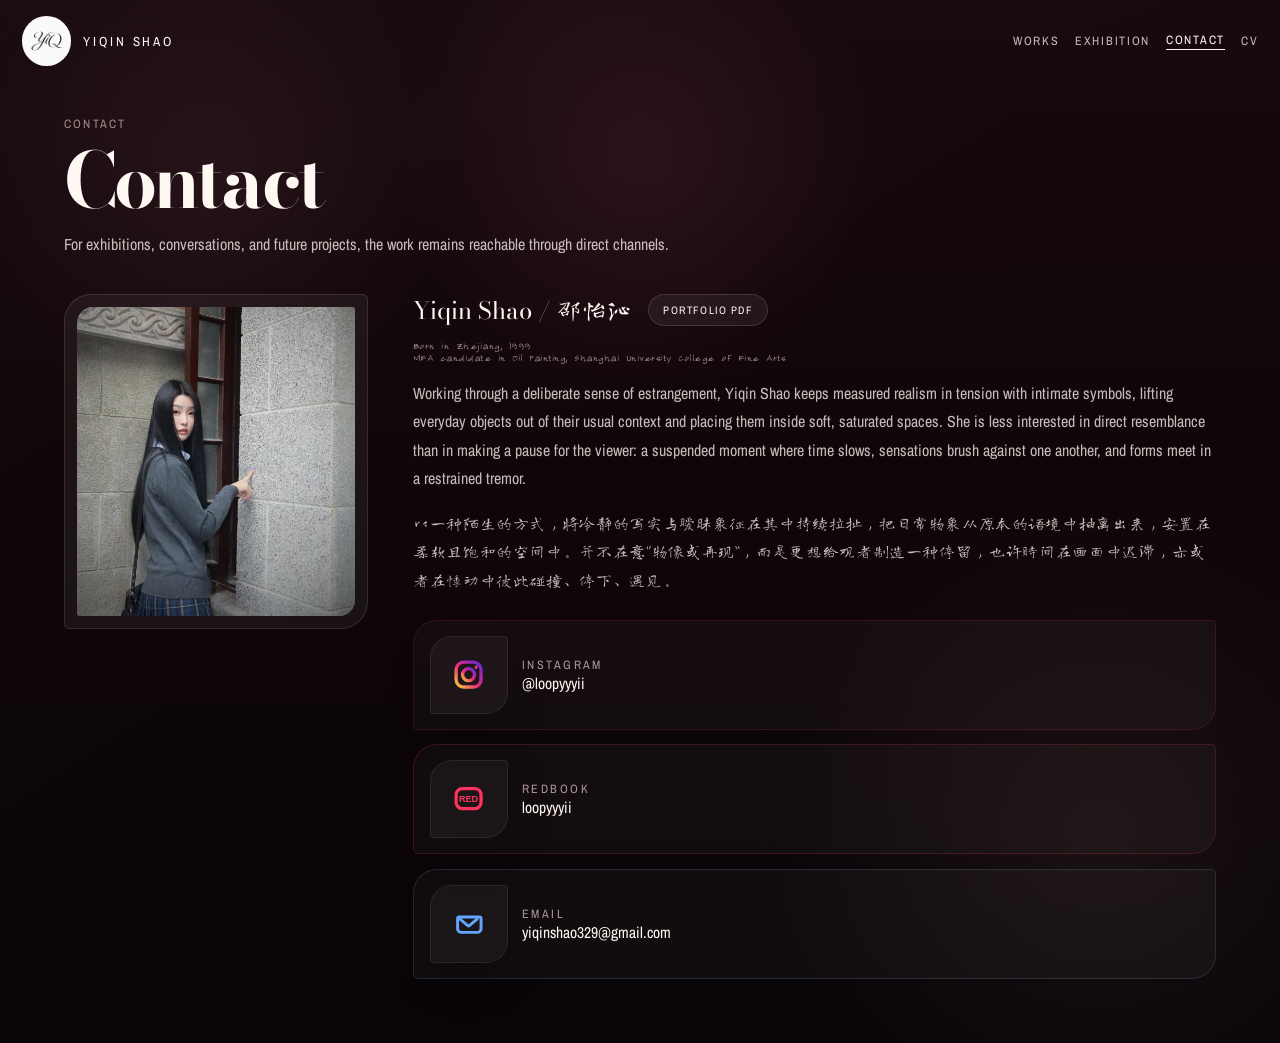
<file: contact.html>
<!DOCTYPE html>
<html lang="en">
  <head>
    <meta charset="UTF-8">
    <meta name="viewport" content="width=device-width, initial-scale=1.0">
    <meta http-equiv="Cache-Control" content="no-cache, no-store, must-revalidate">
    <meta http-equiv="Pragma" content="no-cache">
    <meta http-equiv="Expires" content="0">
    <title>Contact — Yiqin Shao</title>
    <meta
      name="description"
      content="Contact and artist statement for Yiqin Shao."
    >
    <link rel="preconnect" href="https://fonts.googleapis.com">
    <link rel="preconnect" href="https://fonts.gstatic.com" crossorigin>
    <link
      href="https://fonts.googleapis.com/css2?family=Archivo+Narrow:wght@400;500;600;700&family=Bodoni+Moda:opsz,wght@6..96,400..800&family=Long+Cang&display=swap"
      rel="stylesheet"
    >
    <link rel="stylesheet" href="styles.css?v=v154">
  </head>
  <body data-page="subpage" class="page-contact">
    <div class="subpage-shell">
      <header class="works-topbar">
        <a class="works-topbar__brand" href="index.html" aria-label="Back to Yiqin Shao home">
          <span class="works-topbar__mark"><img id="page-logo" src="" alt=""></span>
          <span class="works-topbar__name" id="page-name">YIQIN SHAO</span>
        </a>
        <nav class="works-topbar__nav" aria-label="Primary navigation">
          <a class="works-topbar__link" href="works.html">Works</a>
          <a class="works-topbar__link" href="exhibition.html">Exhibition</a>
          <a class="works-topbar__link is-active" href="contact.html" aria-current="page">Contact</a>
          <a class="works-topbar__link" href="cv.html">CV</a>
        </nav>
      </header>

      <main class="subpage-main">
        <section class="subpage-hero subpage-section--narrow">
          <p class="subpage-kicker">Contact</p>
          <h1 class="subpage-title" id="contact-title">Contact</h1>
          <p class="subpage-intro" id="contact-intro"></p>
        </section>

        <section class="subpage-section" id="contact-dossier"></section>
      </main>
    </div>

    <script src="content.js?v=v123"></script>
    <script>
      (function () {
        const site = window.SITE_CONTENT;
        if (!site) {
          return;
        }

        const logo = document.getElementById("page-logo");
        const name = document.getElementById("page-name");
        const title = document.getElementById("contact-title");
        const intro = document.getElementById("contact-intro");
        const dossier = document.getElementById("contact-dossier");

        if (logo) {
          logo.src = site.assets.logo;
          logo.alt = "Yiqin Shao logo";
        }

        if (name) {
          name.textContent = site.shortTitle;
        }

        if (title) {
          title.textContent = site.panels.contact.title;
        }

        if (intro) {
          intro.textContent = site.panels.contact.intro;
        }

        if (dossier) {
          const links = [
            { item: site.contact.instagram, type: "instagram", label: site.contact.instagram.label },
            { item: site.contact.xiaohongshu, type: "redbook", label: "RedBook" },
            { item: site.contact.email, type: "email", label: site.contact.email.label },
          ]
            .map(function (entry) {
              const item = entry.item;
              const cardLabel = entry.label;
              const icon = getContactIcon(entry.type);
              const valueMarkup = item.href
                ? '<a class="dossier-links__value" href="' +
                  escapeHtml(item.href) +
                  '" target="' +
                  (item.href.startsWith("http") ? "_blank" : "_self") +
                  '" rel="noreferrer">' +
                  escapeHtml(item.value) +
                  "</a>"
                : '<span class="dossier-links__value">' + escapeHtml(item.value) + "</span>";

              return (
                '<div class="dossier-links__row dossier-links__row--' + escapeHtml(entry.type) + '">' +
                '<div class="dossier-links__icon" aria-hidden="true">' + icon + "</div>" +
                '<div class="dossier-links__body">' +
                '<p class="dossier-links__label">' + escapeHtml(cardLabel) + "</p>" +
                '<div class="dossier-links__actions">' +
                valueMarkup +
                "</div>" +
                "</div>" +
                "</div>"
              );
            })
            .join("");

          dossier.innerHTML =
            '<div class="dossier-card">' +
            '<div class="dossier-card__portrait">' +
            '<img src="' + escapeHtml(site.assets.portrait) + '" alt="' + escapeHtml(site.artist.name + " portrait") + '">' +
            "</div>" +
            '<div class="dossier-card__content">' +
            '<div class="dossier-card__name-line">' +
            '<p class="dossier-card__name">' + escapeHtml(site.artist.name) + ' / <span class="zh-font">' + escapeHtml(site.artist.nameZh) + "</span></p>" +
            '<a class="dossier-card__portfolio dossier-card__portfolio--name" href="' + escapeHtml(site.assets.portfolioPdf) + '" target="_blank" rel="noreferrer">' + escapeHtml(site.labels.portfolio) + "</a>" +
            "</div>" +
            '<p class="dossier-card__facts zh-font">' + escapeHtml(site.artist.birth) + "<br>" + escapeHtml(site.artist.study) + "</p>" +
            '<p class="dossier-card__copy">' + escapeHtml(site.artist.bioEn) + "</p>" +
            '<p class="dossier-card__copy zh-font">' + escapeHtml(site.artist.bioZh) + "</p>" +
            '<div class="dossier-links">' + links + "</div>" +
            "</div>" +
            "</div>";
        }

        function escapeHtml(value) {
          return String(value)
            .replace(/&/g, "&amp;")
            .replace(/</g, "&lt;")
            .replace(/>/g, "&gt;")
            .replace(/"/g, "&quot;")
            .replace(/'/g, "&#39;");
        }

        function getContactIcon(type) {
          if (type === "instagram") {
            return '<svg viewBox="0 0 24 24" focusable="false"><defs><linearGradient id="ig-grad" x1="0%" y1="100%" x2="100%" y2="0%"><stop offset="0%" stop-color="#f9ce34"/><stop offset="45%" stop-color="#ee2a7b"/><stop offset="100%" stop-color="#6228d7"/></linearGradient></defs><rect x="3.5" y="3.5" width="17" height="17" rx="5.2" fill="none" stroke="url(#ig-grad)" stroke-width="2.3"/><circle cx="12" cy="12" r="4.1" fill="none" stroke="url(#ig-grad)" stroke-width="2.3"/><circle cx="17.3" cy="6.9" r="1.2" fill="url(#ig-grad)"/></svg>';
          }

          if (type === "redbook") {
            return '<svg viewBox="0 0 24 24" focusable="false"><rect x="3.5" y="5.2" width="17" height="13.6" rx="4.2" fill="none" stroke="#ff335f" stroke-width="2.2"/><text x="12" y="14.4" fill="#ff335f" font-size="6.2" text-anchor="middle" font-family="Arial, Helvetica, sans-serif" font-weight="700">RED</text></svg>';
          }

          return '<svg viewBox="0 0 24 24" focusable="false"><path d="M4.5 7.5h15a1 1 0 0 1 1 1v7a2.5 2.5 0 0 1-2.5 2.5h-11A2.5 2.5 0 0 1 4.5 15.5v-7a1 1 0 0 1 1-1Z" fill="none" stroke="#63a5ff" stroke-width="2"/><path d="m6.2 9 5.3 4.4a.8.8 0 0 0 1 0L17.8 9" fill="none" stroke="#63a5ff" stroke-width="2" stroke-linecap="round" stroke-linejoin="round"/></svg>';
        }
      })();
    </script>
    <script src="nav-transition.js?v=v154"></script>
  </body>
</html>
</file>
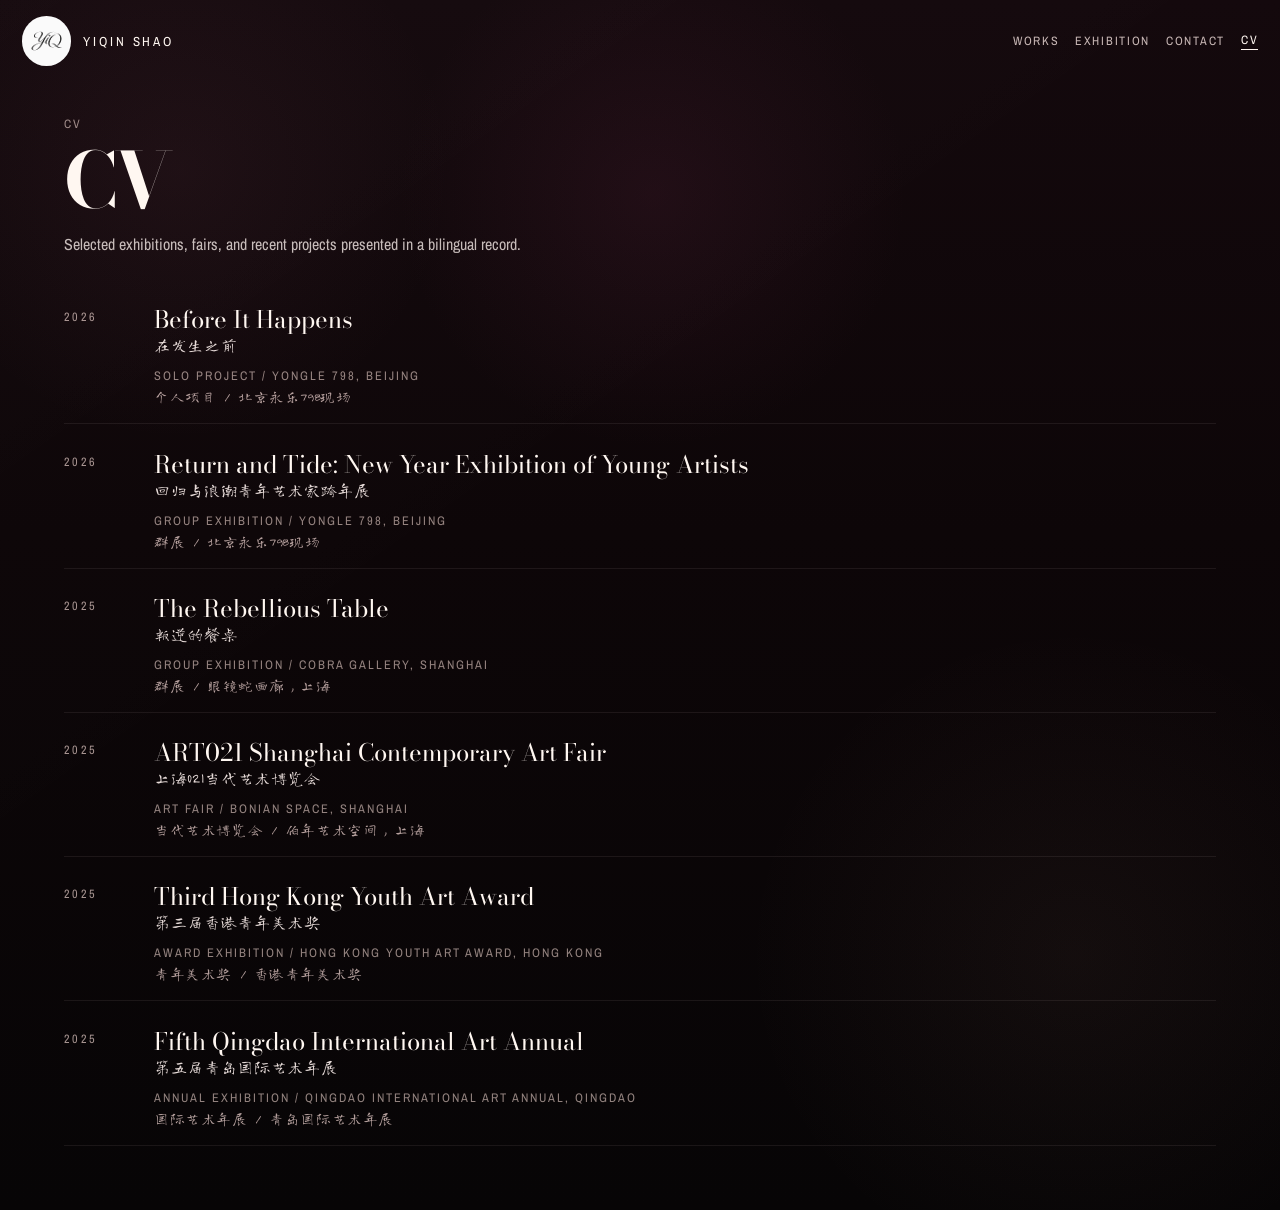
<file: cv.html>
<!DOCTYPE html>
<html lang="en">
  <head>
    <meta charset="UTF-8">
    <meta name="viewport" content="width=device-width, initial-scale=1.0">
    <meta http-equiv="Cache-Control" content="no-cache, no-store, must-revalidate">
    <meta http-equiv="Pragma" content="no-cache">
    <meta http-equiv="Expires" content="0">
    <title>CV — Yiqin Shao</title>
    <meta
      name="description"
      content="CV for Yiqin Shao."
    >
    <link rel="preconnect" href="https://fonts.googleapis.com">
    <link rel="preconnect" href="https://fonts.gstatic.com" crossorigin>
    <link
      href="https://fonts.googleapis.com/css2?family=Archivo+Narrow:wght@400;500;600;700&family=Bodoni+Moda:opsz,wght@6..96,400..800&family=Long+Cang&display=swap"
      rel="stylesheet"
    >
    <link rel="stylesheet" href="styles.css?v=v154">
  </head>
  <body data-page="subpage" class="page-cv">
    <div class="subpage-shell">
      <header class="works-topbar">
        <a class="works-topbar__brand" href="index.html" aria-label="Back to Yiqin Shao home">
          <span class="works-topbar__mark"><img id="page-logo" src="" alt=""></span>
          <span class="works-topbar__name" id="page-name">YIQIN SHAO</span>
        </a>
        <nav class="works-topbar__nav" aria-label="Primary navigation">
          <a class="works-topbar__link" href="works.html">Works</a>
          <a class="works-topbar__link" href="exhibition.html">Exhibition</a>
          <a class="works-topbar__link" href="contact.html">Contact</a>
          <a class="works-topbar__link is-active" href="cv.html" aria-current="page">CV</a>
        </nav>
      </header>

      <main class="subpage-main">
        <section class="subpage-hero subpage-section--narrow">
          <p class="subpage-kicker">CV</p>
          <h1 class="subpage-title" id="cv-title">CV</h1>
          <p class="subpage-intro" id="cv-intro"></p>
        </section>

        <section class="subpage-section cv-dossier" id="cv-dossier"></section>
      </main>
    </div>

    <script src="content.js?v=v123"></script>
    <script>
      (function () {
        const site = window.SITE_CONTENT;
        if (!site) {
          return;
        }

        const logo = document.getElementById("page-logo");
        const name = document.getElementById("page-name");
        const title = document.getElementById("cv-title");
        const intro = document.getElementById("cv-intro");
        const dossier = document.getElementById("cv-dossier");

        if (logo) {
          logo.src = site.assets.logo;
          logo.alt = "Yiqin Shao logo";
        }

        if (name) {
          name.textContent = site.shortTitle;
        }

        if (title) {
          title.textContent = site.panels.cv.title;
        }

        if (intro) {
          intro.textContent = site.panels.cv.intro;
        }

        if (dossier) {
          const entries = site.cv.entries
            .map(function (item) {
              const zhLocation = item.venueZh
                ? item.venueZh + (item.cityZh && item.venueZh.indexOf(item.cityZh) === -1 ? "，" + item.cityZh : "")
                : item.cityZh || "";

              return (
                '<li class="cv-dossier__entry">' +
                '<span class="cv-dossier__entry-year">' + escapeHtml(item.year) + "</span>" +
                '<div class="cv-dossier__entry-body">' +
                '<p class="cv-dossier__entry-title">' + escapeHtml(item.title) + "</p>" +
                '<p class="cv-dossier__entry-title-zh zh-font">' + escapeHtml(item.titleZh || "") + "</p>" +
                '<p class="cv-dossier__entry-meta">' + escapeHtml(item.type) + " / " + escapeHtml(item.venue) + ", " + escapeHtml(item.city) + "</p>" +
                '<p class="cv-dossier__entry-meta-zh zh-font">' + escapeHtml((item.typeZh || "") + " / " + zhLocation) + "</p>" +
                "</div>" +
                "</li>"
              );
            })
            .join("");

          dossier.innerHTML = '<ul class="cv-dossier__list">' + entries + "</ul>";
        }

        function escapeHtml(value) {
          return String(value)
            .replace(/&/g, "&amp;")
            .replace(/</g, "&lt;")
            .replace(/>/g, "&gt;")
            .replace(/"/g, "&quot;")
            .replace(/'/g, "&#39;");
        }
      })();
    </script>
    <script src="nav-transition.js?v=v154"></script>
  </body>
</html>
</file>
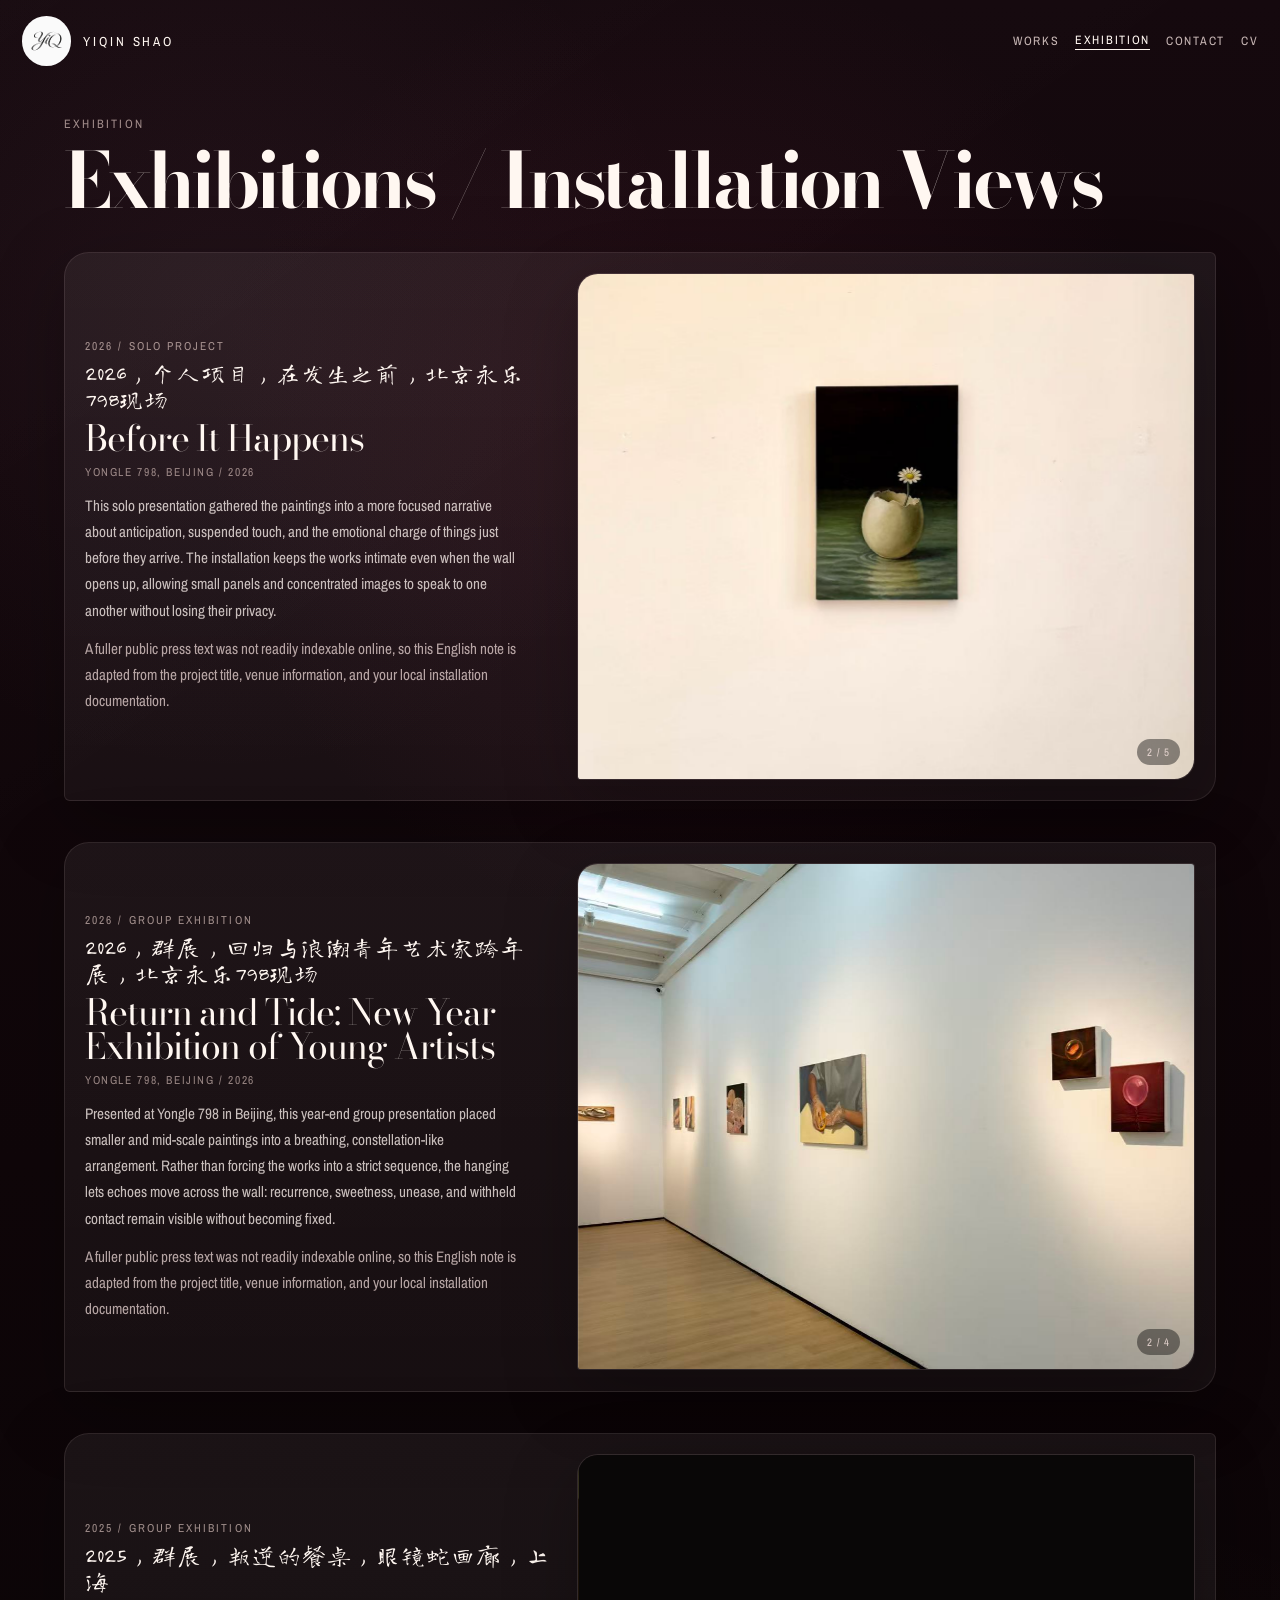
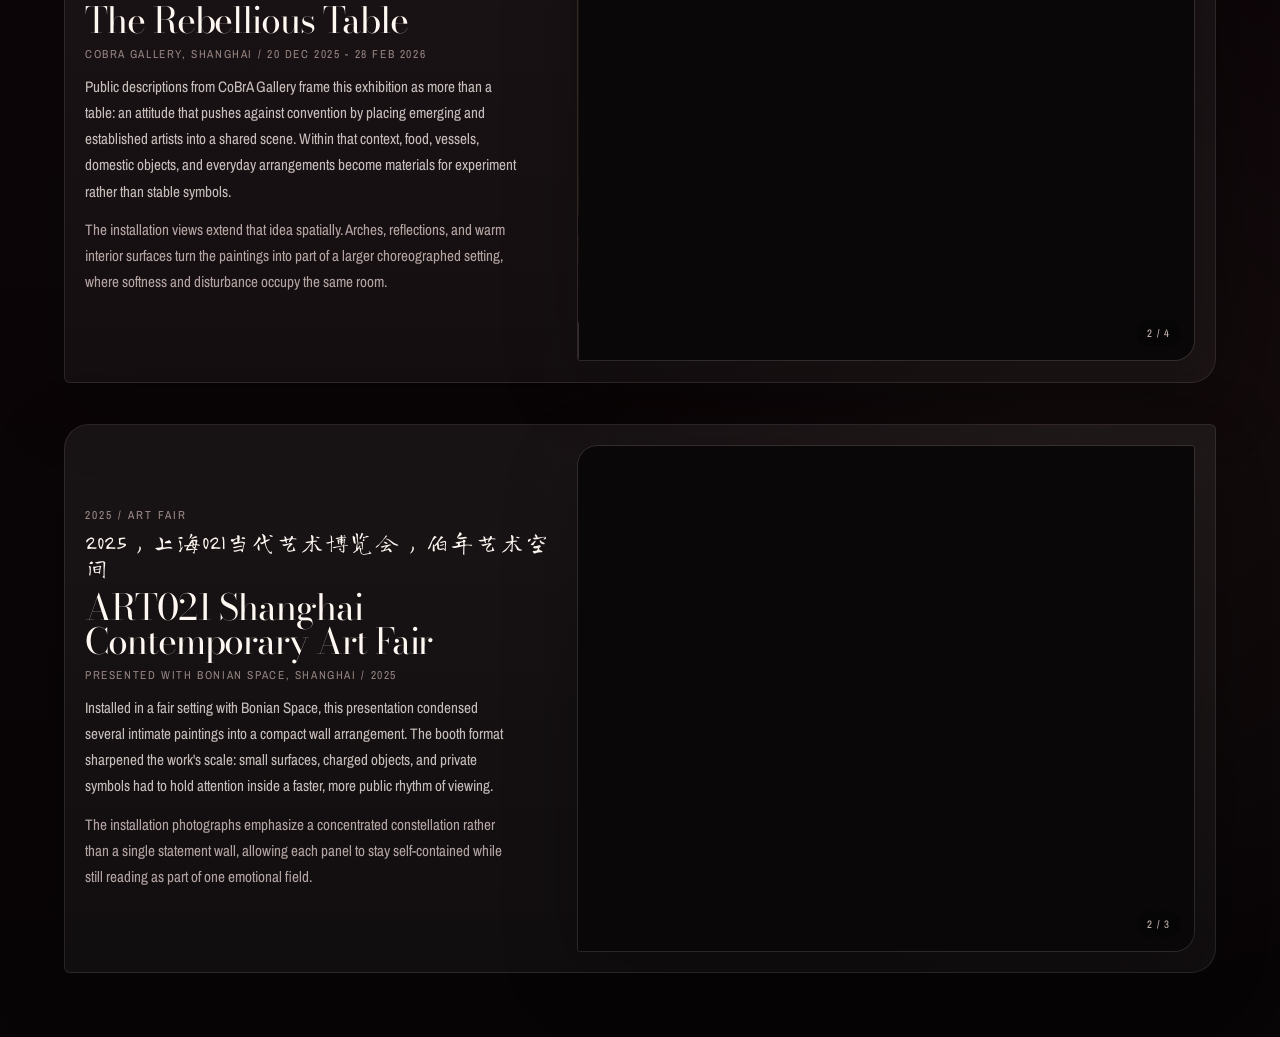
<file: exhibition.html>
<!DOCTYPE html>
<html lang="en">
  <head>
    <meta charset="UTF-8">
    <meta name="viewport" content="width=device-width, initial-scale=1.0">
    <title>Exhibition — Yiqin Shao</title>
    <meta
      name="description"
      content="Selected exhibitions and appearances by Yiqin Shao."
    >
    <link rel="preconnect" href="https://fonts.googleapis.com">
    <link rel="preconnect" href="https://fonts.gstatic.com" crossorigin>
    <link
      href="https://fonts.googleapis.com/css2?family=Archivo+Narrow:wght@400;500;600;700&family=Bodoni+Moda:opsz,wght@6..96,400..800&family=Long+Cang&display=swap"
      rel="stylesheet"
    >
    <link rel="stylesheet" href="styles.css?v=v156">
  </head>
  <body data-page="subpage" class="page-exhibition">
    <div class="subpage-shell">
      <header class="works-topbar">
        <a class="works-topbar__brand" href="index.html" aria-label="Back to Yiqin Shao home">
          <span class="works-topbar__mark"><img id="page-logo" src="" alt=""></span>
          <span class="works-topbar__name" id="page-name">YIQIN SHAO</span>
        </a>
        <nav class="works-topbar__nav" aria-label="Primary navigation">
          <a class="works-topbar__link" href="works.html">Works</a>
          <a class="works-topbar__link is-active" href="exhibition.html" aria-current="page">Exhibition</a>
          <a class="works-topbar__link" href="contact.html">Contact</a>
          <a class="works-topbar__link" href="cv.html">CV</a>
        </nav>
      </header>

      <main class="subpage-main">
        <section class="subpage-hero">
          <p class="subpage-kicker">Exhibition</p>
          <h1 class="subpage-title" id="exhibition-title">Exhibition</h1>
        </section>

        <section class="subpage-section">
          <div class="exhibition-stories" id="exhibition-stories"></div>
        </section>
      </main>
    </div>

    <script src="content.js?v=v156"></script>
    <script>
      (function () {
        const site = window.SITE_CONTENT;
        if (!site) {
          return;
        }

        const logo = document.getElementById("page-logo");
        const name = document.getElementById("page-name");
        const title = document.getElementById("exhibition-title");
        const stories = document.getElementById("exhibition-stories");

        if (logo) {
          logo.src = site.assets.logo;
          logo.alt = "Yiqin Shao logo";
        }

        if (name) {
          name.textContent = site.shortTitle;
        }

        if (title) {
          title.textContent = site.exhibition.title;
          if (hasHan(site.exhibition.title)) {
            title.classList.add("zh-font");
          }
        }

        if (stories) {
          stories.innerHTML = (site.exhibition.stories || [])
            .map(function (item, index) {
              const images = Array.isArray(item.images) ? item.images : [];
              const titleText = item.titleDisplay || item.titleZh || item.titleEn || "";

              return (
                '<article class="exhibition-story">' +
                '<div class="exhibition-story__copyblock">' +
                '<p class="exhibition-story__eyebrow">' + escapeHtml(item.year || "") + (item.typeEn ? " / " + escapeHtml(item.typeEn) : "") + "</p>" +
                '<h2 class="exhibition-story__title zh-font">' + escapeHtml(titleText) + "</h2>" +
                (item.titleEn ? '<p class="exhibition-story__title-en">' + escapeHtml(item.titleEn) + "</p>" : "") +
                '<p class="exhibition-story__meta">' +
                [item.venueEn, item.city].filter(Boolean).map(escapeHtml).join(", ") +
                (item.dates ? " / " + escapeHtml(item.dates) : "") +
                "</p>" +
                (item.copyEn ? '<p class="exhibition-story__body">' + escapeHtml(item.copyEn) + "</p>" : "") +
                (item.contextEn ? '<p class="exhibition-story__context">' + escapeHtml(item.contextEn) + "</p>" : "") +
                "</div>" +
                '<div class="exhibition-carousel" data-carousel>' +
                '<div class="exhibition-carousel__viewport">' +
                '<div class="exhibition-carousel__track" data-carousel-track>' +
                images
                  .map(function (image, thumbIndex) {
                    const isPrioritySlide = thumbIndex === 0;
                    return (
                      '<figure class="exhibition-carousel__slide">' +
                      '<img src="' +
                      escapeHtml(image) +
                      '" alt="' +
                      escapeHtml(titleText + " installation view " + String(thumbIndex + 1)) +
                      '" loading="' +
                      (isPrioritySlide ? "eager" : "lazy") +
                      '" fetchpriority="' +
                      (isPrioritySlide ? "high" : "low") +
                      '" decoding="async" draggable="false">' +
                      "</figure>"
                    );
                  })
                  .join("") +
                "</div>" +
                "</div>" +
                '<p class="exhibition-story__count" data-carousel-count>' + String(images.length ? 1 : 0) + " / " + String(images.length) + "</p>" +
                "</div>" +
                "</article>"
              );
            })
            .join("");

          initCarousels();
        }

        function initCarousels() {
          const carousels = Array.from(document.querySelectorAll("[data-carousel]"));
          const transitionValue = "transform 720ms cubic-bezier(0.22, 1, 0.36, 1)";

          carousels.forEach(function (carousel) {
            const track = carousel.querySelector("[data-carousel-track]");
            const slides = track ? Array.from(track.children) : [];
            const count = carousel.parentElement ? carousel.parentElement.querySelector("[data-carousel-count]") : null;
            if (!track || !slides.length) {
              return;
            }

            const realCount = slides.length;
            if (realCount > 1) {
              const firstClone = slides[0].cloneNode(true);
              const lastClone = slides[slides.length - 1].cloneNode(true);
              firstClone.setAttribute("aria-hidden", "true");
              lastClone.setAttribute("aria-hidden", "true");
              track.insertBefore(lastClone, track.firstChild);
              track.appendChild(firstClone);
            }

            let index = realCount > 1 ? 1 : 0;
            let startX = 0;
            let currentX = 0;
            let pointerDown = false;
            let autoplayId = null;
            let isAnimating = false;

            function getLogicalIndex() {
              if (realCount < 2) {
                return 0;
              }

              return ((index - 1) % realCount + realCount) % realCount;
            }

            function render(animate) {
              track.style.transition = animate === false ? "none" : transitionValue;
              track.style.transform = "translateX(" + String(index * -100) + "%)";
              if (count) {
                count.textContent = String(getLogicalIndex() + 1) + " / " + String(realCount);
              }
            }

            function goTo(nextIndex, animate) {
              if (realCount > 1) {
                nextIndex = Math.max(0, Math.min(realCount + 1, nextIndex));
              }

              if (animate !== false && isAnimating) {
                return;
              }

              index = nextIndex;
              isAnimating = animate !== false && realCount > 1;
              render(animate);
            }

            function jumpTo(nextIndex) {
              index = nextIndex;
              isAnimating = false;
              render(false);
              track.offsetHeight;
              track.style.transition = transitionValue;
            }

            function startAutoplay() {
              stopAutoplay();
              if (realCount < 2) {
                return;
              }

              autoplayId = window.setInterval(function () {
                if (!pointerDown && !isAnimating) {
                  goTo(index + 1, true);
                }
              }, 3200);
            }

            function stopAutoplay() {
              if (autoplayId) {
                window.clearInterval(autoplayId);
                autoplayId = null;
              }
            }

            carousel.addEventListener("pointerdown", function (event) {
              pointerDown = true;
              startX = event.clientX;
              currentX = event.clientX;
              carousel.setPointerCapture(event.pointerId);
              stopAutoplay();
            });

            carousel.addEventListener("pointermove", function (event) {
              if (!pointerDown) {
                return;
              }

              currentX = event.clientX;
            });

            function releasePointer() {
              if (!pointerDown) {
                return;
              }

              const delta = currentX - startX;
              pointerDown = false;
              if (Math.abs(delta) < 28 || isAnimating) {
                startAutoplay();
                return;
              }

              goTo(index + (delta < 0 ? 1 : -1), true);
              startAutoplay();
            }

            track.addEventListener("transitionend", function (event) {
              if (event.propertyName !== "transform" || realCount < 2) {
                return;
              }

              if (index === 0) {
                jumpTo(realCount);
              } else if (index === realCount + 1) {
                jumpTo(1);
              } else {
                isAnimating = false;
              }
            });

            carousel.addEventListener("pointerup", releasePointer);
            carousel.addEventListener("pointercancel", releasePointer);
            carousel.addEventListener("pointerleave", releasePointer);
            carousel.addEventListener("lostpointercapture", releasePointer);
            carousel.addEventListener("mouseenter", stopAutoplay);
            carousel.addEventListener("mouseleave", startAutoplay);

            render(false);
            startAutoplay();
          });
        }

        function hasHan(value) {
          return /[\u3400-\u9fff\uf900-\ufaff]/.test(String(value || ""));
        }

        function escapeHtml(value) {
          return String(value)
            .replace(/&/g, "&amp;")
            .replace(/</g, "&lt;")
            .replace(/>/g, "&gt;")
            .replace(/"/g, "&quot;")
            .replace(/'/g, "&#39;");
        }
      })();
    </script>
    <script src="nav-transition.js?v=v154"></script>
  </body>
</html>
</file>
<file: styles.css>
:root {
  --wine-950: #090507;
  --wine-900: #12080b;
  --wine-850: #170c0f;
  --wine-800: #211015;
  --wine-750: #29131a;
  --rose-500: #cc7684;
  --rose-400: #df97a3;
  --rose-300: #f0b7bc;
  --peach-300: #efb4aa;
  --peach-200: #f4cdc3;
  --ivory: #fff7f1;
  --mist: rgba(255, 244, 240, 0.76);
  --muted: rgba(255, 236, 232, 0.56);
  --line: rgba(255, 218, 215, 0.14);
  --line-strong: rgba(255, 218, 215, 0.22);
  --panel: rgba(29, 14, 19, 0.84);
  --panel-soft: rgba(38, 17, 23, 0.72);
  --shadow-deep: 0 42px 120px rgba(5, 2, 3, 0.46);
  --shadow-soft: 0 24px 60px rgba(6, 2, 4, 0.28);
  --display: "Bodoni Moda", "Times New Roman", serif;
  --ui: "Archivo Narrow", "Helvetica Neue", Arial, sans-serif;
  --home-zh-font: "Long Cang", "STKaiti", cursive;
  --transition: 420ms cubic-bezier(0.22, 1, 0.36, 1);
  --transition-slow: 760ms cubic-bezier(0.22, 1, 0.36, 1);
  --page-bg-home:
    radial-gradient(circle at 50% 42%, rgba(121, 32, 47, 0.18), transparent 26%),
    radial-gradient(circle at 18% 14%, rgba(206, 118, 132, 0.1), transparent 20%),
    radial-gradient(circle at 82% 82%, rgba(239, 180, 170, 0.08), transparent 22%),
    linear-gradient(180deg, #1a0b10 0%, #100609 44%, #090507 100%);
  --page-bg-works:
    radial-gradient(circle at 50% 20%, rgba(127, 39, 59, 0.17), transparent 24%),
    radial-gradient(circle at 14% 14%, rgba(196, 95, 116, 0.08), transparent 18%),
    radial-gradient(circle at 86% 80%, rgba(226, 152, 139, 0.05), transparent 23%),
    linear-gradient(180deg, #12080b 0%, #0b0608 48%, #050505 100%);
  --page-bg-exhibition:
    radial-gradient(circle at 54% 17%, rgba(132, 44, 70, 0.16), transparent 21%),
    radial-gradient(circle at 18% 12%, rgba(174, 99, 134, 0.08), transparent 18%),
    radial-gradient(circle at 84% 78%, rgba(231, 170, 153, 0.05), transparent 24%),
    linear-gradient(180deg, #15090e 0%, #0f0609 44%, #080506 100%);
  --page-bg-contact:
    radial-gradient(circle at 50% 15%, rgba(147, 57, 95, 0.18), transparent 22%),
    radial-gradient(circle at 16% 16%, rgba(214, 120, 144, 0.08), transparent 18%),
    radial-gradient(circle at 86% 80%, rgba(240, 188, 170, 0.06), transparent 24%),
    linear-gradient(180deg, #17090e 0%, #100609 42%, #090507 100%);
  --page-bg-cv:
    radial-gradient(circle at 51% 16%, rgba(112, 42, 74, 0.16), transparent 21%),
    radial-gradient(circle at 14% 14%, rgba(182, 98, 126, 0.07), transparent 18%),
    radial-gradient(circle at 84% 79%, rgba(221, 164, 146, 0.05), transparent 23%),
    linear-gradient(180deg, #14090d 0%, #0d0608 44%, #070506 100%);
  --hero-heart-mask: url("data:image/svg+xml,%3Csvg%20xmlns='http://www.w3.org/2000/svg'%20viewBox='0%200%20512%20512'%3E%3Cdefs%3E%3Cfilter%20id='b'%20x='-30%25'%20y='-30%25'%20width='160%25'%20height='160%25'%3E%3CfeGaussianBlur%20stdDeviation='18'/%3E%3C/filter%3E%3C/defs%3E%3Cpath%20filter='url(%23b)'%20fill='white'%20d='M256%20448C244%20438%2096%20314%2096%20192C96%20122%20150%2080%20208%2080C244%2080%20274%20100%20288%20132C302%20100%20332%2080%20368%2080C426%2080%20480%20122%20480%20192C480%20314%20332%20438%20320%20448C302%20462%20274%20462%20256%20448Z'/%3E%3Cpath%20fill='white'%20d='M256%20448C244%20438%2096%20314%2096%20192C96%20122%20150%2080%20208%2080C244%2080%20274%20100%20288%20132C302%20100%20332%2080%20368%2080C426%2080%20480%20122%20480%20192C480%20314%20332%20438%20320%20448C302%20462%20274%20462%20256%20448Z'/%3E%3C/svg%3E");
}

.zh-font {
  font-family: var(--home-zh-font);
  font-weight: 400;
  letter-spacing: 0.04em;
  text-transform: none;
}

*,
*::before,
*::after {
  box-sizing: border-box;
}

html {
  scroll-behavior: smooth;
}

body {
  margin: 0;
  min-height: 100vh;
  overflow-x: hidden;
  font-family: var(--ui);
  color: var(--ivory);
  background: var(--page-bg-home);
}

body.menu-open,
body.has-panel-open,
body.has-detail-open {
  overflow: hidden;
}

body::before {
  content: "";
  position: fixed;
  inset: 0;
  pointer-events: none;
  opacity: 0.22;
  background-image:
    radial-gradient(rgba(255, 245, 240, 0.1) 0.65px, transparent 0.65px),
    linear-gradient(145deg, rgba(255, 255, 255, 0.04), transparent 48%);
  background-size: 18px 18px, 100% 100%;
  mix-blend-mode: screen;
}

img {
  display: block;
  max-width: 100%;
}

a,
button {
  color: inherit;
}

button {
  padding: 0;
  border: 0;
  background: none;
  font: inherit;
  text-align: left;
  cursor: pointer;
}

.sr-only {
  position: absolute;
  width: 1px;
  height: 1px;
  padding: 0;
  margin: -1px;
  overflow: hidden;
  clip: rect(0, 0, 0, 0);
  white-space: nowrap;
  border: 0;
}

.stage-app {
  position: relative;
  min-height: 100vh;
  isolation: isolate;
}

.mobile-chrome {
  display: flex;
  position: fixed;
  inset: 0 0 auto;
  z-index: 90;
  padding: 1rem 1.35rem 0;
  justify-content: space-between;
  align-items: center;
  gap: 1rem;
  pointer-events: auto;
  transition:
    filter 820ms cubic-bezier(0.18, 1, 0.22, 1),
    opacity var(--transition);
}

.mobile-chrome__brand,
.mobile-chrome__nav,
.mobile-chrome__link {
  pointer-events: auto;
}

.mobile-chrome__brand {
  display: inline-flex;
  align-items: center;
  gap: 0.75rem;
  padding: 0;
  text-decoration: none;
  cursor: pointer;
  transition:
    transform var(--transition),
    opacity var(--transition);
}

.mobile-chrome__brand:hover,
.mobile-chrome__brand:focus-visible,
.mobile-chrome__brand[aria-expanded="true"] {
  transform: translateY(-1px);
  opacity: 1;
}

.mobile-chrome__mark,
.rail__mark,
.works-topbar__mark {
  position: relative;
  width: 2.35rem;
  height: 2.35rem;
  display: grid;
  place-items: center;
  overflow: hidden;
  isolation: isolate;
  border: 1px solid rgba(255, 228, 224, 0.16);
  border-radius: 999px;
  background: rgba(255, 245, 240, 0.06);
  backdrop-filter: blur(14px);
}

.mobile-chrome__mark img,
.rail__mark img,
.works-topbar__mark img {
  position: relative;
  z-index: 2;
  width: 1.55rem;
  height: 1.55rem;
  object-fit: contain;
  filter: invert(1) brightness(1.35) contrast(0.92);
  opacity: 0.88;
}

body[data-page="stage"] .mobile-chrome__mark,
body[data-page="works-gallery"] .works-topbar__mark,
body[data-page="subpage"] .works-topbar__mark {
  width: 3.1rem;
  height: 3.1rem;
  border: 0;
  background: transparent;
  box-shadow: none;
  animation: none;
}

body[data-page="stage"] .mobile-chrome__mark::before,
body[data-page="stage"] .mobile-chrome__mark::after,
body[data-page="works-gallery"] .works-topbar__mark::before,
body[data-page="works-gallery"] .works-topbar__mark::after,
body[data-page="subpage"] .works-topbar__mark::before,
body[data-page="subpage"] .works-topbar__mark::after {
  content: none;
}

body[data-page="stage"] .mobile-chrome__mark img,
body[data-page="works-gallery"] .works-topbar__mark img,
body[data-page="subpage"] .works-topbar__mark img {
  z-index: 1;
  width: 100%;
  height: 100%;
  object-fit: cover;
  object-position: 50% 56%;
  border-radius: inherit;
  transform: translateY(5%) scale(1.16);
  filter: brightness(1.02) contrast(1.12) saturate(0.88);
  opacity: 0.98;
}

.mobile-chrome__name {
  font-size: 0.82rem;
  letter-spacing: 0.22em;
  text-transform: uppercase;
}

.mobile-chrome__nav {
  display: flex;
  flex-wrap: wrap;
  justify-content: flex-end;
  gap: 0.42rem 1rem;
  max-width: min(38rem, calc(100vw - 7rem));
}

.mobile-chrome__link {
  position: relative;
  display: inline-flex;
  align-items: center;
  color: rgba(255, 236, 232, 0.76);
  font-size: 0.76rem;
  letter-spacing: 0.14em;
  text-decoration: none;
  text-transform: uppercase;
  transition:
    color var(--transition),
    opacity var(--transition),
    transform var(--transition);
}

.mobile-chrome__link::after {
  content: "";
  position: absolute;
  left: 0;
  bottom: -0.14rem;
  width: 100%;
  height: 1px;
  background: currentColor;
  opacity: 0;
  transform: scaleX(0.4);
  transform-origin: left center;
  transition:
    opacity var(--transition),
    transform var(--transition);
}

.mobile-chrome__link:hover,
.mobile-chrome__link.is-active {
  color: var(--ivory);
  transform: translateY(-1px);
}

.mobile-chrome__link:hover::after,
.mobile-chrome__link.is-active::after {
  opacity: 1;
  transform: scaleX(1);
}

.rail {
  display: none;
}

.rail__brand {
  display: grid;
  gap: 0.9rem;
  text-decoration: none;
}

.rail__name {
  max-width: 3.4rem;
  font-size: 0.82rem;
  letter-spacing: 0.28em;
  line-height: 1.55;
  text-transform: uppercase;
}

.rail__nav {
  display: grid;
  gap: 1rem;
}

.rail__link,
.mobile-menu__link {
  position: relative;
  display: inline-flex;
  align-items: center;
  gap: 0.45rem;
  color: var(--muted);
  font-size: 0.8rem;
  letter-spacing: 0.16em;
  text-decoration: none;
  text-transform: uppercase;
  transition:
    color var(--transition),
    transform var(--transition);
}

.rail__link::before,
.mobile-menu__link::before {
  content: "";
  width: 0.55rem;
  height: 1px;
  background: currentColor;
  transform: scaleX(0);
  transform-origin: left center;
  transition: transform var(--transition);
}

.rail__link:hover,
.rail__link.is-active,
.mobile-menu__link:hover,
.mobile-menu__link.is-active {
  color: var(--ivory);
  transform: translateX(3px);
}

.rail__link:hover::before,
.rail__link.is-active::before,
.mobile-menu__link:hover::before,
.mobile-menu__link.is-active::before {
  transform: scaleX(1);
}

.rail__footer {
  display: grid;
  gap: 1rem;
  max-width: 4rem;
}

.rail__note {
  margin: 0;
  color: var(--muted);
  font-size: 0.78rem;
  line-height: 1.5;
}

.rail__portfolio,
.dossier-card__portfolio,
.dossier-links__copy,
.panel-sheet__close,
.detail-layer__close,
.detail-layer__nav {
  border: 1px solid var(--line);
  background: rgba(255, 245, 240, 0.06);
  backdrop-filter: blur(18px);
  transition:
    transform var(--transition),
    background var(--transition),
    border-color var(--transition);
}

.rail__portfolio,
.dossier-card__portfolio,
.dossier-links__copy,
.panel-sheet__close,
.detail-layer__close {
  display: inline-flex;
  align-items: center;
  justify-content: center;
  padding: 0.74rem 0.94rem;
  border-radius: 999px;
  font-size: 0.76rem;
  letter-spacing: 0.16em;
  text-transform: uppercase;
  text-decoration: none;
}

.rail__portfolio:hover,
.dossier-card__portfolio:hover,
.dossier-links__copy:hover,
.panel-sheet__close:hover,
.detail-layer__close:hover,
.detail-layer__nav:hover {
  transform: translateY(-2px);
  background: rgba(255, 245, 240, 0.12);
  border-color: var(--line-strong);
}

.mobile-menu {
  position: fixed;
  inset: 0;
  z-index: 80;
  pointer-events: none;
}

.mobile-menu__backdrop {
  position: absolute;
  inset: 0;
  opacity: 0;
  background: rgba(6, 3, 4, 0.12);
  transition: opacity var(--transition-slow);
}

.mobile-menu__panel {
  position: absolute;
  top: 3.4rem;
  left: 0;
  width: min(18rem, calc(100vw - 1.5rem));
  padding: 0.95rem 0.95rem 0.9rem;
  display: grid;
  align-content: start;
  gap: 0.2rem;
  background:
    radial-gradient(circle at 78% 0%, rgba(212, 111, 139, 0.2), transparent 32%),
    linear-gradient(180deg, rgba(17, 8, 11, 0.96), rgba(8, 4, 6, 0.94));
  border: 1px solid rgba(255, 220, 216, 0.12);
  border-radius: 1.45rem 0.34rem 1.45rem 0.34rem;
  box-shadow: 0 24px 72px rgba(4, 2, 3, 0.38);
  backdrop-filter: blur(20px);
  opacity: 0;
  transform: translateY(-0.95rem) scale(0.985);
  transform-origin: top left;
  filter: blur(10px);
  clip-path: inset(0 0 100% 0 round 1.45rem 0.34rem 1.45rem 0.34rem);
  transition:
    opacity var(--transition-slow),
    transform var(--transition-slow),
    clip-path 820ms cubic-bezier(0.22, 1, 0.36, 1),
    filter var(--transition-slow);
}

.mobile-menu.is-open {
  pointer-events: auto;
}

.mobile-menu.is-open .mobile-menu__backdrop {
  opacity: 1;
}

.mobile-menu.is-open .mobile-menu__panel {
  opacity: 1;
  transform: translateY(0) scale(1);
  filter: blur(0);
  clip-path: inset(0 0 0 0 round 1.45rem 0.34rem 1.45rem 0.34rem);
}

.mobile-menu__nav {
  display: grid;
  gap: 0.2rem;
}

.mobile-menu__link {
  justify-content: space-between;
  padding: 0.76rem 0;
  font-size: 0.9rem;
  line-height: 1.2;
  border-bottom: 1px solid rgba(255, 221, 216, 0.08);
  opacity: 0;
  transform: translateY(-0.85rem);
  transition:
    color var(--transition),
    transform 920ms cubic-bezier(0.22, 1, 0.36, 1),
    opacity 920ms cubic-bezier(0.22, 1, 0.36, 1);
}

.mobile-menu__link::before {
  display: none;
}

.mobile-menu__link:last-child {
  border-bottom: 0;
}

.mobile-menu__nav .mobile-menu__link:nth-child(1) {
  transition-delay: 140ms;
}

.mobile-menu__nav .mobile-menu__link:nth-child(2) {
  transition-delay: 1140ms;
}

.mobile-menu__nav .mobile-menu__link:nth-child(3) {
  transition-delay: 2140ms;
}

.mobile-menu__nav .mobile-menu__link:nth-child(4) {
  transition-delay: 3140ms;
}

.mobile-menu.is-open .mobile-menu__link {
  opacity: 1;
  transform: translateY(0);
}

.stage {
  --viewer-tone: rgba(204, 118, 132, 0.34);
  position: relative;
  min-height: 100vh;
  padding: 7rem 1.5rem 2rem;
  overflow: hidden;
  display: grid;
  place-items: center;
  isolation: isolate;
}

.stage__vignette,
.stage__grain,
.stage__tone {
  position: absolute;
  inset: 0;
  pointer-events: none;
}

.stage__vignette {
  background:
    radial-gradient(circle at center, rgba(255, 250, 246, 0.02) 0%, rgba(255, 250, 246, 0.02) 10%, rgba(11, 5, 8, 0.14) 38%, rgba(8, 4, 5, 0.58) 80%, rgba(4, 2, 3, 0.9) 100%);
  z-index: 1;
}

.stage__grain {
  opacity: 0.18;
  background-image:
    radial-gradient(rgba(255, 240, 236, 0.12) 0.6px, transparent 0.6px),
    linear-gradient(140deg, rgba(255, 255, 255, 0.04), transparent 52%);
  background-size: 18px 18px, 100% 100%;
  mix-blend-mode: screen;
  z-index: 2;
}

.stage__tone {
  z-index: 3;
  background: radial-gradient(circle at 50% 46%, var(--viewer-tone) 0%, transparent 44%);
  filter: blur(14px);
  mix-blend-mode: screen;
}

.stage__ghost {
  position: absolute;
  left: 16%;
  top: 48%;
  z-index: 4;
  margin: 0;
  font-family: var(--display);
  font-size: clamp(5rem, 14vw, 14rem);
  font-weight: 600;
  letter-spacing: -0.06em;
  line-height: 0.86;
  color: rgba(255, 231, 228, 0.08);
  transform: translateY(-50%);
  pointer-events: none;
}

.stage__intro {
  position: absolute;
  left: 1.5rem;
  top: clamp(3.8rem, 8vh, 5.6rem);
  z-index: 14;
  max-width: 17rem;
}

.stage__kicker {
  margin: 0;
  font-size: 0.8rem;
  letter-spacing: 0.22em;
  text-transform: uppercase;
  color: rgba(255, 229, 222, 0.78);
}

.stage__kicker:empty {
  display: none;
}

.stage__subtitle {
  margin: 0.9rem 0 0;
  display: inline-block;
  font-family: var(--home-zh-font);
  font-size: clamp(0.84rem, 2vw, 1rem);
  letter-spacing: 0.06em;
  line-height: 1.35;
  white-space: nowrap;
  color: var(--muted);
}

.viewer {
  position: relative;
  z-index: 15;
  width: min(24vw, 17rem);
  max-width: calc(100vw - 12rem);
  transition:
    width 2100ms cubic-bezier(0.18, 1, 0.22, 1),
    max-width 2100ms cubic-bezier(0.18, 1, 0.22, 1);
}

.viewer.is-expanded {
  width: min(24vw, 17rem);
  max-width: calc(100vw - 12rem);
}

.viewer__button {
  position: relative;
  width: 100%;
  display: block;
  transition: transform 720ms cubic-bezier(0.22, 1, 0.36, 1);
}

.viewer__frame {
  position: relative;
  overflow: visible;
  width: 100%;
  aspect-ratio: 0.92 / 1;
  padding: 0;
  background: transparent;
  border: 0;
  border-radius: 0;
  backdrop-filter: none;
  box-shadow: none;
  transition:
    transform 1100ms cubic-bezier(0.22, 1, 0.36, 1),
    filter 1100ms cubic-bezier(0.22, 1, 0.36, 1),
    aspect-ratio 1800ms cubic-bezier(0.18, 1, 0.22, 1);
}

.viewer.is-expanded .viewer__frame {
  transform: scale(1);
  aspect-ratio: 0.92 / 1;
}

.viewer__frame::before {
  content: "";
  position: absolute;
  inset: -30%;
  border-radius: 50%;
  background:
    radial-gradient(
      ellipse at center,
      rgba(255, 231, 226, 0.08) 0%,
      rgba(255, 231, 226, 0.05) 16%,
      rgba(31, 14, 20, 0.03) 34%,
      rgba(12, 6, 9, 0.12) 52%,
      rgba(6, 3, 4, 0.34) 72%,
      rgba(4, 2, 3, 0.68) 88%,
      rgba(4, 2, 3, 0.94) 100%
    );
  filter: blur(72px);
  opacity: 0.94;
  pointer-events: none;
  transition:
    opacity 860ms cubic-bezier(0.22, 1, 0.36, 1),
    filter 860ms cubic-bezier(0.22, 1, 0.36, 1),
    transform 860ms cubic-bezier(0.22, 1, 0.36, 1);
}

.viewer__frame::after {
  content: "";
  position: absolute;
  inset: -26%;
  border-radius: 50%;
  background: radial-gradient(circle at center, rgba(235, 179, 174, 0.12), transparent 76%);
  filter: blur(58px);
  opacity: 0.58;
  mix-blend-mode: screen;
  pointer-events: none;
  transition:
    opacity 860ms cubic-bezier(0.22, 1, 0.36, 1),
    transform 860ms cubic-bezier(0.22, 1, 0.36, 1),
    filter 860ms cubic-bezier(0.22, 1, 0.36, 1);
}

.viewer__image {
  position: absolute;
  inset: 0;
  display: block;
  width: 100%;
  height: 100%;
  max-height: none;
  border-radius: 0;
  background: transparent;
  will-change: transform, filter, opacity, clip-path, mask-size, -webkit-mask-size;
  transition:
    opacity 1100ms cubic-bezier(0.22, 1, 0.36, 1),
    transform 1100ms cubic-bezier(0.22, 1, 0.36, 1),
    filter 1100ms cubic-bezier(0.22, 1, 0.36, 1),
    -webkit-mask-size 2100ms cubic-bezier(0.18, 1, 0.22, 1),
    mask-size 2100ms cubic-bezier(0.18, 1, 0.22, 1);
}

.viewer__image--heart {
  z-index: 0;
  object-fit: contain;
  object-position: 50% 50%;
  opacity: 0.985;
  transform: scale(1.32);
  filter: saturate(0.98) contrast(1.02) brightness(0.96) blur(0.28px);
  -webkit-mask-image: var(--hero-heart-mask);
  mask-image: var(--hero-heart-mask);
  -webkit-mask-repeat: no-repeat;
  mask-repeat: no-repeat;
  -webkit-mask-position: center;
  mask-position: center;
  -webkit-mask-size: 82% 82%;
  mask-size: 82% 82%;
}

.viewer__meta {
  position: absolute;
  inset: 0;
  z-index: 2;
  display: grid;
  place-content: center;
  justify-items: center;
  gap: 0.2rem;
  padding: 1.4rem;
  text-align: center;
  pointer-events: none;
  max-width: none;
  opacity: 0;
  transform: translateY(10px);
  transition:
    opacity 720ms cubic-bezier(0.22, 1, 0.36, 1),
    transform 720ms cubic-bezier(0.22, 1, 0.36, 1);
}

.viewer__label,
.detail-view__label,
.panel-sheet__kicker,
.record-list__type,
.record-list__year,
.cv-dossier__entry-year,
.dossier-links__label {
  margin: 0;
  font-size: 0.76rem;
  letter-spacing: 0.2em;
  text-transform: uppercase;
  color: rgba(255, 229, 222, 0.64);
}

.viewer__title,
.detail-view__title,
.panel-sheet__title,
.record-list__title {
  margin: 0;
  font-family: var(--display);
  font-size: clamp(2.3rem, 4vw, 4.4rem);
  font-weight: 600;
  line-height: 0.92;
  letter-spacing: -0.04em;
}

.viewer__title-zh,
.detail-view__title-zh {
  margin: 0.36rem 0 0;
  font-family: var(--home-zh-font);
  font-size: 1.28rem;
  letter-spacing: 0.04em;
  color: rgba(240, 183, 188, 0.84);
}

body[data-page="stage"] .viewer__line,
body[data-page="stage"] .detail-view__line {
  font-family: var(--home-zh-font);
  font-size: 1rem;
  letter-spacing: 0.04em;
  text-transform: none;
}

.viewer__line,
.detail-view__line,
.paintings-index__line,
.cv-dossier__entry-meta,
.record-list__venue,
.dossier-card__facts,
.cv-dossier__facts span {
  margin: 0.5rem 0 0;
  font-size: 0.78rem;
  letter-spacing: 0.16em;
  text-transform: uppercase;
  color: rgba(255, 229, 222, 0.56);
}

body[data-page="works-gallery"] .paintings-index__zh,
body[data-page="works-gallery"] .paintings-index__line,
body[data-page="works-gallery"] .orbit-group__line,
body[data-page="works-gallery"] .works-detail__line {
  font-family: var(--home-zh-font);
  font-weight: 400;
  letter-spacing: 0.04em;
  text-transform: none;
}

.viewer__prompt {
  margin: 0.95rem 0 0;
  max-width: 18rem;
  font-size: 0.95rem;
  line-height: 1.6;
  color: var(--mist);
}

.viewer__cta {
  display: inline-flex;
  margin-top: 0.95rem;
  padding: 0.72rem 0.94rem;
  border: 1px solid var(--line);
  border-radius: 1rem 0.28rem 1rem 0.28rem;
  background: rgba(255, 245, 240, 0.06);
  font-size: 0.74rem;
  letter-spacing: 0.18em;
  text-transform: uppercase;
}

.viewer__label {
  color: rgba(255, 232, 228, 0.72);
}

.viewer__title {
  font-size: clamp(1.45rem, 2.2vw, 2.55rem);
}

body[data-page="stage"] .viewer__title {
  display: none;
}

.viewer__title-zh {
  margin-top: 0.12rem;
  font-size: 0.74rem;
  letter-spacing: 0.18em;
}

body[data-page="stage"] .viewer__title-zh {
  margin-top: 0.42rem;
}

.viewer__line {
  margin-top: 0.35rem;
  font-size: 0.68rem;
  color: rgba(255, 232, 228, 0.72);
}

.viewer__prompt,
.viewer__cta {
  display: none;
}

.viewer__button:hover .viewer__meta,
.viewer__button:focus-visible .viewer__meta {
  opacity: 0;
  transform: translateY(10px);
}

.viewer.is-expanded .viewer__frame::before {
  opacity: 0.42;
  transform: scale(1.02);
  filter: blur(34px);
}

.viewer.is-expanded .viewer__frame::after {
  opacity: 0.16;
  transform: scale(1.02);
  filter: blur(20px);
}

.viewer.is-expanded .viewer__image--heart {
  animation-play-state: paused;
  opacity: 1;
  transform: scale(1.32);
  filter: saturate(1) contrast(1.02) brightness(0.99) blur(0.08px);
  -webkit-mask-size: 1800% 1800%;
  mask-size: 1800% 1800%;
}

.viewer.is-expanded .viewer__meta,
.viewer.is-expanded .viewer__button:hover .viewer__meta,
.viewer.is-expanded .viewer__button:focus-visible .viewer__meta {
  opacity: 0;
  transform: translateY(12px);
}

.heart-fullscreen {
  --fullscreen-tone: rgba(204, 118, 132, 0.34);
  position: fixed;
  inset: 0;
  z-index: 16;
  opacity: 0;
  visibility: hidden;
  pointer-events: none;
  transition:
    opacity 460ms ease,
    visibility 0s linear 460ms;
}

.heart-fullscreen.is-open {
  opacity: 1;
  visibility: visible;
  transition: opacity 460ms ease;
}

.heart-fullscreen__backdrop,
.heart-fullscreen__wash,
.heart-fullscreen__tone {
  position: absolute;
  inset: 0;
}

.heart-fullscreen__backdrop {
  z-index: 1;
  background:
    radial-gradient(circle at 50% 50%, rgba(255, 248, 243, 0.04) 0%, rgba(255, 248, 243, 0.03) 16%, rgba(10, 5, 7, 0.02) 52%, rgba(5, 2, 3, 0.14) 100%);
}

.heart-fullscreen__wash,
.heart-fullscreen__tone {
  pointer-events: none;
}

.heart-fullscreen__wash {
  z-index: 2;
  background:
    radial-gradient(circle at 50% 50%, rgba(255, 250, 246, 0.86) 0%, rgba(255, 250, 246, 0.36) 18%, transparent 62%),
    radial-gradient(circle at 50% 50%, var(--fullscreen-tone) 0%, transparent 76%);
  filter: blur(24px);
  opacity: 0;
  transform: scale(0.08);
  transform-origin: center;
}

.heart-fullscreen__tone {
  z-index: 3;
  background:
    radial-gradient(circle at 50% 50%, rgba(255, 250, 246, 0.22) 0%, transparent 34%),
    radial-gradient(circle at 50% 50%, var(--fullscreen-tone) 0%, transparent 84%);
  filter: blur(56px);
  mix-blend-mode: screen;
  opacity: 0;
  transform: scale(0.18);
  transform-origin: center;
}

.heart-fullscreen__figure {
  display: none;
}

.heart-fullscreen.is-open .heart-fullscreen__backdrop {
  animation: heart-stage-bright-backdrop 1400ms cubic-bezier(0.18, 1, 0.22, 1) both;
}

.heart-fullscreen.is-open .heart-fullscreen__wash {
  animation: heart-stage-bright-wash 1400ms cubic-bezier(0.18, 1, 0.22, 1) both;
}

.heart-fullscreen.is-open .heart-fullscreen__tone {
  animation: heart-stage-bright-tone 1400ms cubic-bezier(0.18, 1, 0.22, 1) both;
}

.collage {
  position: absolute;
  inset: 0;
  z-index: 20;
  pointer-events: none;
}

.stage-piece {
  position: absolute;
  top: var(--desktop-top);
  left: var(--desktop-left);
  width: clamp(7.8rem, var(--desktop-width), 25rem);
  z-index: var(--depth);
  pointer-events: auto;
  transform: rotate(var(--rotation));
  transition:
    opacity var(--transition-slow),
    transform var(--transition-slow),
    filter var(--transition-slow);
  animation: drift 10s ease-in-out infinite;
  animation-delay: var(--drift-delay);
}

.stage-piece__pin {
  position: absolute;
  top: -0.42rem;
  left: 0.7rem;
  width: 0.78rem;
  height: 0.78rem;
  border-radius: 999px;
  background: linear-gradient(135deg, rgba(255, 224, 220, 0.94), rgba(234, 148, 160, 0.84));
  box-shadow: 0 0 0 4px rgba(255, 245, 240, 0.05);
  z-index: 2;
}

.stage-piece__shell {
  position: relative;
  display: block;
  overflow: hidden;
  isolation: isolate;
  padding: 0.72rem;
  border-radius: 1.5rem 0.36rem 1.5rem 0.36rem;
  background: rgba(255, 245, 240, 0.08);
  border: 1px solid rgba(255, 226, 222, 0.14);
  box-shadow: var(--shadow-soft);
  backdrop-filter: blur(12px);
  transition:
    transform var(--transition-slow),
    background var(--transition-slow),
    border-color var(--transition-slow),
    box-shadow var(--transition-slow);
}

.stage-piece__shell::before,
.stage-piece__shell::after {
  content: "";
  position: absolute;
  inset: 0;
  pointer-events: none;
  transition:
    opacity var(--transition-slow),
    transform var(--transition-slow),
    filter var(--transition-slow);
}

.stage-piece__shell::before {
  z-index: 2;
  border-radius: inherit;
  background:
    radial-gradient(
      ellipse at center,
      rgba(8, 4, 5, 0) 10%,
      rgba(8, 4, 5, 0.08) 34%,
      rgba(8, 4, 5, 0.34) 60%,
      rgba(5, 2, 3, 0.72) 84%,
      rgba(4, 2, 3, 0.92) 100%
    );
  opacity: 0.96;
}

.stage-piece__shell::after {
  inset: 12%;
  z-index: 1;
  border-radius: 1rem 0.22rem 1rem 0.22rem;
  background: radial-gradient(circle at center, rgba(255, 228, 224, 0.18), transparent 66%);
  filter: blur(18px);
  opacity: 0.28;
  animation: fragment-breathe 7.6s ease-in-out infinite;
  animation-delay: var(--drift-delay);
}

.stage-piece__shell img {
  position: relative;
  z-index: 0;
  width: 100%;
  max-height: 42vh;
  border-radius: 1rem 0.22rem 1rem 0.22rem;
  object-fit: cover;
  opacity: 0.94;
  transform: scale(1.06);
  filter: saturate(0.92) contrast(1.04) brightness(0.94);
  transition:
    opacity var(--transition-slow),
    transform var(--transition-slow),
    filter var(--transition-slow);
  -webkit-mask-image:
    radial-gradient(
      ellipse at center,
      rgba(0, 0, 0, 1) 0%,
      rgba(0, 0, 0, 1) 28%,
      rgba(0, 0, 0, 0.96) 42%,
      rgba(0, 0, 0, 0.82) 58%,
      rgba(0, 0, 0, 0.42) 78%,
      transparent 100%
    );
  mask-image:
    radial-gradient(
      ellipse at center,
      rgba(0, 0, 0, 1) 0%,
      rgba(0, 0, 0, 1) 28%,
      rgba(0, 0, 0, 0.96) 42%,
      rgba(0, 0, 0, 0.82) 58%,
      rgba(0, 0, 0, 0.42) 78%,
      transparent 100%
    );
}

.stage-piece__tag {
  display: block;
  margin-top: 0.58rem;
  font-size: 0.72rem;
  letter-spacing: 0.18em;
  text-transform: uppercase;
  color: rgba(255, 229, 222, 0.62);
  transition: opacity var(--transition), transform var(--transition);
}

.stage-piece:hover .stage-piece__shell,
.stage-piece.is-active .stage-piece__shell {
  transform: translateY(-8px) scale(1.015);
  background: rgba(255, 245, 240, 0.12);
  border-color: rgba(255, 231, 228, 0.28);
  box-shadow: 0 28px 72px rgba(4, 2, 3, 0.32);
}

.stage-piece:hover .stage-piece__shell::before,
.stage-piece.is-active .stage-piece__shell::before {
  opacity: 0.74;
}

.stage-piece:hover .stage-piece__shell::after,
.stage-piece.is-active .stage-piece__shell::after {
  opacity: 0.42;
  transform: scale(1.06);
  filter: blur(22px);
}

.stage-piece:hover .stage-piece__shell img,
.stage-piece.is-active .stage-piece__shell img {
  opacity: 1;
  transform: scale(1.1);
  filter: saturate(1.02) contrast(1.06) brightness(1);
}

.stage-piece:hover .stage-piece__tag,
.stage-piece.is-active .stage-piece__tag {
  transform: translateY(-2px);
  color: rgba(255, 241, 238, 0.9);
}

.stage.has-emphasis .stage-piece.is-dimmed {
  opacity: 0.24;
  filter: saturate(0.7) blur(0.4px);
}

.stage.is-muted .stage-piece {
  opacity: 0.16;
}

.panel-layer {
  position: fixed;
  inset: 0;
  z-index: 50;
  pointer-events: none;
}

.panel-layer__backdrop {
  position: absolute;
  inset: 0;
  opacity: 0;
  background: rgba(4, 2, 3, 0.42);
  transition: opacity var(--transition);
}

.panel-layer.has-open-panel {
  pointer-events: auto;
}

.panel-layer.has-open-panel .panel-layer__backdrop {
  opacity: 1;
}

.panel-sheet {
  position: absolute;
  top: 1.2rem;
  right: 1.2rem;
  bottom: 1.2rem;
  width: min(34rem, calc(100vw - 9rem));
  padding: 1rem;
  border: 1px solid rgba(255, 226, 222, 0.12);
  background:
    linear-gradient(180deg, rgba(34, 14, 21, 0.95), rgba(18, 8, 13, 0.92)),
    radial-gradient(circle at top right, rgba(206, 118, 132, 0.16), transparent 28%);
  box-shadow: var(--shadow-deep);
  backdrop-filter: blur(18px);
  border-radius: 1.9rem 0.36rem 1.9rem 0.36rem;
  transform: translateX(108%);
  opacity: 0;
  pointer-events: none;
  transition:
    opacity var(--transition),
    transform var(--transition);
}

.panel-sheet.is-open {
  transform: translateX(0);
  opacity: 1;
  pointer-events: auto;
}

.panel-sheet__inner {
  height: 100%;
  overflow-y: auto;
  padding: 0.45rem;
  scrollbar-width: thin;
}

.panel-sheet__top {
  display: flex;
  justify-content: space-between;
  align-items: center;
  gap: 1rem;
}

.panel-sheet__title {
  margin-top: 1.2rem;
}

.panel-sheet__intro,
.panel-sheet__note,
.dossier-card__copy,
.cv-dossier__bio p {
  margin: 1rem 0 0;
  font-size: 1rem;
  line-height: 1.78;
  color: var(--mist);
}

.paintings-index,
.record-list,
.dossier-links,
.cv-dossier__list {
  display: grid;
  gap: 0.9rem;
  margin-top: 1.6rem;
}

.paintings-index__row {
  display: grid;
  grid-template-columns: 5rem 1fr auto;
  gap: 0.9rem;
  align-items: center;
  padding: 0.8rem;
  border: 1px solid rgba(255, 226, 222, 0.1);
  border-radius: 1.2rem 0.26rem 1.2rem 0.26rem;
  background: rgba(255, 245, 240, 0.04);
  transition:
    transform var(--transition),
    border-color var(--transition),
    background var(--transition);
}

.paintings-index__row:hover,
.paintings-index__row.is-active {
  transform: translateX(-4px);
  border-color: rgba(255, 226, 222, 0.22);
  background: rgba(255, 245, 240, 0.08);
}

.paintings-index__thumb {
  display: block;
  overflow: hidden;
  border-radius: 0.95rem 0.18rem 0.95rem 0.18rem;
}

.paintings-index__thumb img {
  width: 100%;
  aspect-ratio: 1 / 1;
  object-fit: cover;
}

.paintings-index__body,
.record-list__body {
  min-width: 0;
}

.paintings-index__title,
.cv-dossier__entry-title,
.dossier-card__name {
  display: block;
  margin: 0;
  font-family: var(--display);
  font-size: 1.5rem;
  line-height: 0.98;
}

.cv-dossier__entry-title-zh,
.cv-dossier__entry-meta-zh {
  margin: 0;
}

.paintings-index__zh,
.cv-dossier__bio h3 {
  display: block;
  margin-top: 0.3rem;
  font-size: 0.78rem;
  letter-spacing: 0.16em;
  text-transform: uppercase;
  color: rgba(240, 183, 188, 0.84);
}

.paintings-index__count,
.detail-view__count {
  margin: 0;
  font-size: 0.76rem;
  letter-spacing: 0.2em;
  text-transform: uppercase;
  color: rgba(255, 229, 222, 0.58);
}

.record-list__item,
.cv-dossier__entry {
  display: grid;
  grid-template-columns: 4.6rem 1fr;
  gap: 1rem;
  align-items: start;
  padding: 0.9rem 0;
  border-bottom: 1px solid rgba(255, 226, 222, 0.08);
}

.contact-dossier,
.cv-dossier {
  margin-top: 1.6rem;
}

.dossier-card {
  display: grid;
  gap: 1.4rem;
}

.dossier-card__portrait {
  position: relative;
  overflow: hidden;
  width: min(100%, 23rem);
  justify-self: center;
  padding: 0.72rem;
  border-radius: 1.7rem 0.34rem 1.7rem 0.34rem;
  background: rgba(255, 245, 240, 0.05);
  border: 1px solid rgba(255, 226, 222, 0.12);
}

.dossier-card__portrait::after {
  content: "";
  position: absolute;
  inset: 0.72rem;
  border-radius: 1rem 0.18rem 1rem 0.18rem;
  background:
    radial-gradient(circle at 50% 40%, rgba(0, 0, 0, 0) 18%, rgba(0, 0, 0, 0.06) 40%, rgba(0, 0, 0, 0.22) 68%, rgba(0, 0, 0, 0.52) 100%);
  pointer-events: none;
  mix-blend-mode: multiply;
}

.dossier-card__portrait img {
  width: 100%;
  border-radius: 1rem 0.18rem 1rem 0.18rem;
  aspect-ratio: 0.9 / 1;
  object-fit: cover;
  filter: brightness(0.92) contrast(1.04);
}

.dossier-card__facts {
  margin: 0.8rem 0 0;
}

.dossier-links__row {
  display: grid;
  grid-template-columns: 4.85rem 1fr;
  gap: 0.9rem;
  align-items: center;
  padding: 0.95rem 1rem;
  border: 1px solid rgba(255, 226, 222, 0.1);
  border-radius: 1.5rem 0.3rem 1.5rem 0.3rem;
  background: rgba(255, 245, 240, 0.03);
}

.dossier-links__row--instagram {
  border-color: rgba(238, 42, 123, 0.16);
}

.dossier-links__row--email {
  border-color: rgba(99, 165, 255, 0.18);
}

.dossier-links__row--redbook {
  border-color: rgba(255, 51, 95, 0.18);
}

.dossier-links__icon {
  width: 4.85rem;
  height: 4.85rem;
  display: grid;
  place-items: center;
  border-radius: 1.35rem 0.25rem 1.35rem 0.25rem;
  background: rgba(255, 255, 255, 0.035);
  box-shadow:
    inset 0 0 0 1px rgba(255, 226, 222, 0.08),
    0 18px 42px rgba(0, 0, 0, 0.18);
}

.dossier-links__icon svg {
  width: 2.2rem;
  height: 2.2rem;
}

.dossier-links__body {
  min-width: 0;
}

.dossier-links__actions {
  display: flex;
  flex-wrap: wrap;
  gap: 0.75rem;
  align-items: center;
}

.dossier-card__name-line {
  display: flex;
  flex-wrap: wrap;
  align-items: center;
  gap: 0.85rem 1rem;
}

.dossier-card__name-line .dossier-card__name {
  flex: 0 1 auto;
}

.dossier-card__portfolio--name {
  padding: 0.5rem 0.92rem;
  font-size: 0.68rem;
  letter-spacing: 0.14em;
  white-space: nowrap;
}

.dossier-links__value {
  text-decoration: none;
  color: var(--ivory);
  font-size: 0.98rem;
}

.dossier-links__value:hover {
  color: rgba(255, 244, 240, 0.88);
}

@media (min-width: 860px) {
  .dossier-card {
    grid-template-columns: minmax(14rem, 20rem) minmax(0, 1fr);
    align-items: start;
    gap: 1.8rem;
  }

  .dossier-card__portrait {
    width: min(100%, 19rem);
    justify-self: start;
  }
}

.cv-dossier__facts {
  display: grid;
  gap: 0.85rem;
}

.cv-dossier__facts p {
  margin: 0;
}

.cv-dossier__facts strong {
  display: block;
  margin-top: 0.2rem;
  font-size: 1rem;
  color: var(--ivory);
  font-weight: 500;
}

.dossier-card__name .zh-font,
.dossier-card__facts.zh-font,
.dossier-card__copy.zh-font,
.cv-dossier__facts strong.zh-font,
.cv-dossier__bio .zh-font,
.viewer__title.zh-font,
.detail-view__title.zh-font,
.paintings-index__title.zh-font,
.cv-dossier__entry-title.zh-font,
.cv-dossier__entry-title-zh.zh-font,
.cv-dossier__entry-meta-zh.zh-font,
.orbit-group__work-title.zh-font,
.works-entry__title.zh-font,
.works-detail__title.zh-font,
.record-list__title.zh-font,
.record-list__type.zh-font,
.record-list__venue.zh-font,
.subpage-title.zh-font,
.subpage-intro.zh-font,
.subpage-copy.zh-font {
  font-family: var(--home-zh-font);
  font-weight: 400;
  letter-spacing: 0.04em;
  text-transform: none;
}

.cv-dossier__bios {
  display: grid;
  gap: 1.25rem;
  margin-top: 1.5rem;
}

.cv-dossier__bio h3 {
  margin: 0;
}

.cv-dossier__list {
  list-style: none;
  padding: 0;
  margin: 0;
}

.cv-dossier__entry-body {
  display: grid;
  gap: 0.18rem;
}

.cv-dossier__entry-title-zh {
  font-size: 1.02rem;
  line-height: 1.28;
  color: rgba(255, 243, 239, 0.9);
}

.cv-dossier__entry-meta-zh {
  font-size: 0.92rem;
  line-height: 1.5;
  color: rgba(255, 226, 222, 0.7);
}

.detail-layer {
  --viewer-tone: rgba(204, 118, 132, 0.34);
  position: fixed;
  inset: 0;
  z-index: 80;
  opacity: 0;
  pointer-events: none;
  transition: opacity var(--transition);
}

.detail-layer.is-open {
  opacity: 1;
  pointer-events: auto;
}

.detail-layer.is-heart-opening .detail-layer__backdrop {
  animation: detail-heart-backdrop 1800ms cubic-bezier(0.18, 1, 0.22, 1) both;
}

.detail-layer__backdrop {
  position: absolute;
  inset: 0;
  background:
    radial-gradient(circle at center, rgba(255, 250, 246, 0.02) 0%, rgba(9, 5, 7, 0.22) 34%, rgba(5, 2, 3, 0.86) 78%),
    radial-gradient(circle at 50% 46%, var(--viewer-tone) 0%, transparent 42%);
}

.detail-layer__shell {
  position: relative;
  width: min(94vw, 84rem);
  height: min(94vh, 58rem);
  margin: 0 auto;
  display: grid;
  place-items: center;
}

.detail-layer__close {
  position: absolute;
  top: 1rem;
  right: 1rem;
  z-index: 3;
  color: var(--ivory);
}

.detail-layer__nav {
  position: absolute;
  top: 50%;
  z-index: 3;
  width: 3rem;
  height: 3rem;
  display: grid;
  place-items: center;
  border-radius: 999px;
  color: var(--ivory);
  font-size: 1.2rem;
  transform: translateY(-50%);
}

.detail-layer__nav--prev {
  left: 1rem;
}

.detail-layer__nav--next {
  right: 1rem;
}

.detail-view {
  width: min(74vw, 58rem);
  max-width: calc(100vw - 6rem);
  margin: 0;
  display: grid;
  gap: 1rem;
}

.detail-view__frame {
  padding: 0.9rem;
  border-radius: 2rem 0.38rem 2rem 0.38rem;
  background: rgba(255, 245, 240, 0.08);
  border: 1px solid rgba(255, 226, 222, 0.16);
  box-shadow: var(--shadow-deep);
}

.detail-view__frame img {
  width: 100%;
  max-height: min(72vh, 46rem);
  border-radius: 1.2rem 0.22rem 1.2rem 0.22rem;
  object-fit: contain;
}

.detail-layer.is-heart-opening .detail-view {
  animation: detail-heart-shell 1800ms cubic-bezier(0.18, 1, 0.22, 1) both;
}

.detail-layer.is-heart-opening .detail-view__frame {
  padding: 0;
  border: 0;
  background: transparent;
  box-shadow: none;
}

.detail-layer.is-heart-opening .detail-view__frame img {
  border-radius: 0;
  object-fit: contain;
  -webkit-mask-image: var(--hero-heart-mask);
  mask-image: var(--hero-heart-mask);
  -webkit-mask-repeat: no-repeat;
  mask-repeat: no-repeat;
  -webkit-mask-position: center;
  mask-position: center;
  animation: detail-heart-reveal 1800ms cubic-bezier(0.18, 1, 0.22, 1) both;
}

.detail-layer.is-heart-opening .detail-view__caption,
.detail-layer.is-heart-opening .detail-layer__nav,
.detail-layer.is-heart-opening .detail-layer__close {
  opacity: 0;
  animation: detail-heart-ui-in 680ms ease 1180ms forwards;
}

.detail-view__head {
  display: flex;
  justify-content: space-between;
  gap: 1rem;
  align-items: flex-end;
}

.detail-view__caption {
  max-width: 40rem;
}

body.is-ready .stage__intro,
body.is-ready .viewer,
body.is-ready .stage-piece {
  animation: rise-in 900ms cubic-bezier(0.22, 1, 0.36, 1) both;
}

body.is-ready .viewer {
  animation: none;
}

body.is-ready .viewer .viewer__frame::after {
  animation: viewer-mist-breathe 16s ease-in-out 4200ms infinite;
}

body.is-ready .viewer .viewer__image--heart {
  animation:
    heart-open 4200ms cubic-bezier(0.18, 1, 0.22, 1) both,
    viewer-breathe 16s ease-in-out 4200ms infinite;
}

.viewer.is-replay-reset .viewer__frame::after,
.viewer.is-replay-reset .viewer__image--heart {
  animation: none !important;
}

.viewer.is-replaying .viewer__frame::after {
  animation: viewer-mist-breathe 16s ease-in-out 4200ms infinite !important;
}

.viewer.is-replaying .viewer__image--heart {
  animation:
    heart-open 4200ms cubic-bezier(0.18, 1, 0.22, 1) both,
    viewer-breathe 16s ease-in-out 4200ms infinite !important;
}

body.is-ready .viewer.is-expanded .viewer__frame::after,
body.is-ready .viewer.is-expanded .viewer__image--heart {
  animation-play-state: paused;
}

@keyframes rise-in {
  from {
    opacity: 0;
    transform: translateY(20px);
  }

  to {
    opacity: 1;
    transform: translateY(0);
  }
}

@keyframes detail-heart-backdrop {
  0% {
    opacity: 0.12;
  }

  100% {
    opacity: 1;
  }
}

@keyframes detail-heart-shell {
  0% {
    opacity: 0.6;
    transform: scale(0.42);
  }

  100% {
    opacity: 1;
    transform: scale(1);
  }
}

@keyframes detail-heart-reveal {
  0% {
    opacity: 0.88;
    transform: scale(1.32);
    filter: saturate(0.9) contrast(0.96) brightness(1.04) blur(16px);
    -webkit-mask-size: 16% 16%;
    mask-size: 16% 16%;
  }

  100% {
    opacity: 1;
    transform: scale(1);
    filter: saturate(1) contrast(1.01) brightness(1) blur(0);
    -webkit-mask-size: 740% 740%;
    mask-size: 740% 740%;
  }
}

@keyframes detail-heart-ui-in {
  0% {
    opacity: 0;
    transform: translateY(12px);
  }

  100% {
    opacity: 1;
    transform: translateY(0);
  }
}

@keyframes heart-stage-bright-backdrop {
  0% {
    opacity: 0;
  }

  100% {
    opacity: 1;
  }
}

@keyframes heart-stage-bright-wash {
  0% {
    opacity: 0;
    transform: scale(0.08);
    filter: blur(24px);
  }

  100% {
    opacity: 0.88;
    transform: scale(2.7);
    filter: blur(46px);
  }
}

@keyframes heart-stage-bright-tone {
  0% {
    opacity: 0;
    transform: scale(0.18);
    filter: blur(56px);
  }

  100% {
    opacity: 0.64;
    transform: scale(2.1);
    filter: blur(82px);
  }
}

@keyframes heart-open {
  0% {
    opacity: 0;
    transform: translateY(8px) scale(1.4);
    filter: saturate(0.86) contrast(0.94) brightness(1.04) blur(18px);
    -webkit-mask-size: 3% 3%;
    mask-size: 3% 3%;
  }

  100% {
    opacity: 0.985;
    transform: translateY(0) scale(1.32);
    filter: saturate(0.98) contrast(1.02) brightness(0.96) blur(0.28px);
    -webkit-mask-size: 82% 82%;
    mask-size: 82% 82%;
  }
}

@keyframes viewer-breathe {
  0%,
  100% {
    transform: scale(1.32);
    filter: saturate(0.98) contrast(1.02) brightness(0.96) blur(0.28px);
  }

  50% {
    transform: scale(1.34);
    filter: saturate(1) contrast(1.02) brightness(0.985) blur(0.42px);
  }
}

@keyframes viewer-mist-breathe {
  0%,
  100% {
    opacity: 0.58;
    transform: scale(1);
    filter: blur(58px);
  }

  50% {
    opacity: 0.66;
    transform: scale(1.04);
    filter: blur(66px);
  }
}

@keyframes drift {
  0%,
  100% {
    transform: translateY(0) rotate(var(--rotation));
  }

  50% {
    transform: translateY(-8px) rotate(var(--rotation));
  }
}

@keyframes fragment-breathe {
  0%,
  100% {
    opacity: 0.22;
    transform: scale(0.96);
  }

  50% {
    opacity: 0.34;
    transform: scale(1.03);
  }
}

@keyframes logo-diamond-spark {
  0%,
  100% {
    opacity: 0.78;
    transform: scale(1) rotate(0deg);
    filter: blur(0) brightness(1);
  }

  30% {
    opacity: 0.98;
    transform: scale(1.025) rotate(2deg);
    filter: blur(0.2px) brightness(1.18);
  }

  62% {
    opacity: 0.84;
    transform: scale(1.04) rotate(5deg);
    filter: blur(0.28px) brightness(1.1);
  }
}

@keyframes logo-diamond-rotate {
  0% {
    transform: rotate(0deg) scale(1);
    opacity: 0.42;
  }

  50% {
    transform: rotate(180deg) scale(1.04);
    opacity: 0.58;
  }

  100% {
    transform: rotate(360deg) scale(1);
    opacity: 0.42;
  }
}

@keyframes logo-ring-spin {
  0% {
    transform: rotate(0deg);
    opacity: 0.82;
  }

  50% {
    transform: rotate(180deg);
    opacity: 1;
  }

  100% {
    transform: rotate(360deg);
    opacity: 0.82;
  }
}

@keyframes logo-ring-flicker {
  0%,
  100% {
    opacity: 0.86;
    filter:
      drop-shadow(0 0 4px rgba(171, 108, 255, 0.5))
      drop-shadow(0 0 10px rgba(118, 66, 216, 0.18));
  }

  38% {
    opacity: 1;
    filter:
      drop-shadow(0 0 7px rgba(198, 142, 255, 0.78))
      drop-shadow(0 0 16px rgba(124, 72, 222, 0.34));
  }

  66% {
    opacity: 0.92;
    filter:
      drop-shadow(0 0 5px rgba(182, 122, 255, 0.6))
      drop-shadow(0 0 12px rgba(116, 64, 208, 0.24));
  }
}

@keyframes logo-crystal-sheen {
  0%,
  100% {
    filter: brightness(1) blur(0);
    opacity: 0.4;
  }

  45% {
    filter: brightness(1.18) blur(0.12px);
    opacity: 0.62;
  }

  70% {
    filter: brightness(1.08) blur(0);
    opacity: 0.48;
  }
}

@keyframes logo-crystal-pulse {
  0%,
  100% {
    box-shadow:
      0 0 0 1px rgba(255, 231, 255, 0.05),
      0 10px 30px rgba(12, 6, 18, 0.46),
      0 0 24px rgba(96, 56, 162, 0.28);
  }

  50% {
    box-shadow:
      0 0 0 1px rgba(255, 236, 255, 0.08),
      0 12px 32px rgba(14, 8, 22, 0.5),
      0 0 34px rgba(132, 84, 204, 0.34);
  }
}

body[data-page="works-gallery"] {
  overflow-x: hidden;
  overflow-y: auto;
  background: var(--page-bg-works);
}

.works-shell {
  min-height: 100vh;
  background: transparent;
}

.works-topbar {
  position: fixed;
  inset: 0 0 auto;
  z-index: 60;
  padding: 1rem 1.35rem 0;
  display: flex;
  justify-content: space-between;
  align-items: center;
  gap: 1rem;
}

.works-topbar__brand {
  display: inline-flex;
  align-items: center;
  gap: 0.75rem;
  text-decoration: none;
}

.works-topbar__mark {
  width: 2.35rem;
  height: 2.35rem;
  display: grid;
  place-items: center;
  border-radius: 999px;
  border: 1px solid rgba(255, 228, 224, 0.12);
  background: rgba(255, 255, 255, 0.03);
  backdrop-filter: blur(12px);
}

.works-topbar__mark img {
  width: 1.55rem;
  height: 1.55rem;
  object-fit: contain;
  filter: invert(1) brightness(1.35) contrast(0.92);
  opacity: 0.88;
}

.works-topbar__name {
  font-size: 0.82rem;
  letter-spacing: 0.22em;
  text-transform: uppercase;
}

.works-topbar__nav {
  display: flex;
  flex-wrap: wrap;
  justify-content: flex-end;
  gap: 0.42rem 1rem;
  max-width: min(38rem, calc(100vw - 7rem));
}

.works-topbar__link {
  position: relative;
  display: inline-flex;
  align-items: center;
  color: rgba(255, 236, 232, 0.76);
  font-size: 0.76rem;
  letter-spacing: 0.14em;
  text-decoration: none;
  text-transform: uppercase;
  transition:
    color var(--transition),
    opacity var(--transition),
    transform var(--transition);
}

.works-topbar__link::after {
  content: "";
  position: absolute;
  left: 0;
  bottom: -0.14rem;
  width: 100%;
  height: 1px;
  background: currentColor;
  opacity: 0;
  transform: scaleX(0.4);
  transform-origin: left center;
  transition:
    opacity var(--transition),
    transform var(--transition);
}

.works-topbar__link:hover,
.works-topbar__link.is-active {
  color: var(--ivory);
  transform: translateY(-1px);
}

.works-topbar__link:hover::after,
.works-topbar__link.is-active::after {
  opacity: 1;
  transform: scaleX(1);
}

.mobile-chrome__link,
.rail__link,
.works-topbar__link {
  will-change: color, opacity, transform, filter, text-shadow;
  transition:
    color 360ms cubic-bezier(0.18, 1, 0.22, 1),
    opacity 360ms cubic-bezier(0.18, 1, 0.22, 1),
    transform 360ms cubic-bezier(0.18, 1, 0.22, 1),
    filter 360ms cubic-bezier(0.18, 1, 0.22, 1),
    text-shadow 360ms cubic-bezier(0.18, 1, 0.22, 1);
}

.stage-app,
.works-shell,
.subpage-shell {
  transition:
    opacity 420ms cubic-bezier(0.18, 1, 0.22, 1),
    filter 420ms cubic-bezier(0.18, 1, 0.22, 1);
}

.reveal-text-block {
  --content-delay: 0ms;
  will-change: opacity, filter, transform;
  opacity: 0;
  filter: blur(5px) brightness(0.86);
  transform: translateY(9px) scale(0.992);
  transition:
    opacity 1320ms cubic-bezier(0.18, 1, 0.24, 1) var(--content-delay),
    filter 1320ms cubic-bezier(0.18, 1, 0.24, 1) var(--content-delay),
    transform 1320ms cubic-bezier(0.18, 1, 0.24, 1) var(--content-delay);
}

.reveal-text-block--soft {
  filter: blur(8px) brightness(0.8);
  transform: translateY(12px) scale(0.982);
}

.reveal-text-block--from-left {
  filter: blur(7px) brightness(0.86);
  transform: translate3d(-18px, 0, 0) scale(0.99);
}

body.is-content-revealing .reveal-text-block {
  opacity: 1;
  filter: blur(0) brightness(1);
  transform: translateY(0) scale(1);
}

.works-groups {
  width: min(96vw, 90rem);
  margin: 0 auto;
  padding: 7.6rem 0 4.4rem;
  display: grid;
  gap: 2.8rem;
}

.orbit-group {
  display: grid;
  gap: 1rem;
  content-visibility: auto;
  contain-intrinsic-size: 42rem;
}

.orbit-group__head {
  display: flex;
  justify-content: space-between;
  align-items: end;
  gap: 1rem;
}

.orbit-group__titleblock {
  display: grid;
  gap: 0.18rem;
}

.orbit-group__index,
.orbit-group__count,
.orbit-group__label,
.orbit-group__line,
.orbit-group__hint,
.orbit-group__progress {
  margin: 0;
  font-size: 0.72rem;
  letter-spacing: 0.18em;
  text-transform: uppercase;
  color: rgba(255, 229, 222, 0.58);
}

.orbit-group__title {
  margin: 0;
  font-family: var(--display);
  font-size: clamp(1.85rem, 3vw, 2.65rem);
  line-height: 0.94;
  letter-spacing: -0.04em;
}

.orbit-group__viewport {
  position: relative;
  width: 100%;
  height: clamp(18rem, 48vh, 28rem);
  overflow: hidden;
  perspective: 2200px;
  perspective-origin: 50% 46%;
  cursor: grab;
  touch-action: pan-y;
  contain: layout paint style;
}

.orbit-group__viewport:active {
  cursor: grabbing;
}

.orbit-group__glow {
  position: absolute;
  inset: 0;
  pointer-events: none;
  background:
    radial-gradient(circle at 50% 50%, rgba(255, 235, 230, 0.08) 0%, rgba(255, 235, 230, 0.02) 20%, rgba(0, 0, 0, 0) 38%),
    radial-gradient(circle at 50% 64%, rgba(209, 101, 124, 0.12), transparent 28%);
  filter: blur(12px);
}

.orbit-group__track {
  position: absolute;
  inset: 0;
  transform-style: preserve-3d;
}

.orbit-group .orbit-card {
  --orbit-filter: blur(0px) brightness(1) saturate(1);
  position: absolute;
  left: 50%;
  top: 50%;
  width: clamp(9.6rem, 19vw, 16rem);
  height: clamp(12.2rem, 31vh, 19rem);
  border: 0;
  padding: 0;
  background: transparent;
  transform-style: preserve-3d;
  will-change: transform, opacity, filter;
  backface-visibility: hidden;
  pointer-events: none;
}

.orbit-group .orbit-card.is-openable {
  pointer-events: auto;
  cursor: pointer;
}

.orbit-group .orbit-card__frame {
  position: relative;
  width: 100%;
  height: 100%;
  overflow: hidden;
  border-radius: 4.8rem 4.8rem 3.9rem 3.9rem;
  background: rgba(255, 255, 255, 0.025);
  box-shadow:
    0 28px 94px rgba(0, 0, 0, 0.46),
    0 0 0 1px rgba(255, 224, 220, 0.04);
}

.orbit-group .orbit-card__frame::before {
  content: "";
  position: absolute;
  inset: 0;
  z-index: 1;
  background:
    linear-gradient(180deg, rgba(0, 0, 0, 0.12), rgba(0, 0, 0, 0.01) 34%, rgba(0, 0, 0, 0.16) 100%),
    radial-gradient(circle at 50% 50%, rgba(255, 247, 241, 0.03), transparent 56%);
  pointer-events: none;
}

.orbit-group .orbit-card__frame::after {
  content: "";
  position: absolute;
  inset: 0;
  z-index: 2;
  background:
    radial-gradient(
      ellipse at center,
      rgba(0, 0, 0, 0) 42%,
      rgba(0, 0, 0, 0.04) 58%,
      rgba(0, 0, 0, 0.12) 72%,
      rgba(0, 0, 0, 0.2) 84%,
      rgba(0, 0, 0, 0.28) 100%
    );
  opacity: 0.58;
  mix-blend-mode: multiply;
  pointer-events: none;
  transition:
    opacity 520ms cubic-bezier(0.22, 1, 0.36, 1),
    filter 520ms cubic-bezier(0.22, 1, 0.36, 1);
}

.orbit-group .orbit-card__frame img {
  width: 100%;
  height: 100%;
  object-fit: cover;
  transform: scale(1.06);
  filter: var(--orbit-filter);
  border-radius: inherit;
  transition: transform 420ms cubic-bezier(0.22, 1, 0.36, 1);
  backface-visibility: hidden;
}

.orbit-group .orbit-card.is-near .orbit-card__frame img {
  transform: scale(1.09);
}

.orbit-group .orbit-card.is-active .orbit-card__frame {
  box-shadow:
    0 34px 120px rgba(0, 0, 0, 0.58),
    0 0 0 1px rgba(255, 233, 228, 0.08);
}

.orbit-group .orbit-card.is-active .orbit-card__frame::after {
  opacity: 0.48;
  filter: blur(0.4px);
}

.orbit-group .orbit-card.is-active .orbit-card__frame img {
  transform: scale(1.11);
}

.orbit-group__meta {
  display: grid;
  gap: 0.22rem;
  justify-items: center;
  text-align: center;
}

.orbit-group__work-title {
  margin: 0;
  font-family: var(--display);
  font-size: clamp(1.8rem, 3.2vw, 3rem);
  line-height: 0.94;
  letter-spacing: -0.04em;
}

.orbit-group__work-title-zh {
  margin: 0.15rem 0 0;
  font-size: 0.8rem;
  letter-spacing: 0.16em;
  text-transform: uppercase;
  color: rgba(240, 183, 188, 0.84);
}

.orbit-group__hint {
  margin-top: 0.48rem;
  display: inline-flex;
  padding: 0.48rem 0.72rem;
  border-radius: 999px;
  border: 1px solid rgba(255, 226, 222, 0.12);
  background: rgba(255, 255, 255, 0.04);
  color: rgba(255, 236, 232, 0.72);
  font-size: 0.64rem;
}

.orbit-group__progress {
  font-family: var(--display);
  margin-top: 0.24rem;
  font-size: 1rem;
  letter-spacing: 0.04em;
  color: rgba(255, 236, 232, 0.68);
}

.works-column {
  position: relative;
  height: 100vh;
  overflow-y: auto;
  scroll-snap-type: y mandatory;
  scroll-behavior: smooth;
  overscroll-behavior-y: contain;
}

.works-column::-webkit-scrollbar {
  width: 0;
  height: 0;
}

.works-entry {
  min-height: 100vh;
  scroll-snap-align: start;
  display: grid;
  place-items: center;
  padding: 6.9rem 1.35rem 3rem;
}

.works-entry__button {
  position: relative;
  width: min(88vw, 48rem);
  display: block;
  text-decoration: none;
}

.works-entry__frame {
  position: relative;
  display: block;
  width: 100%;
  height: min(72vh, 44rem);
  overflow: hidden;
  background: rgba(255, 255, 255, 0.02);
  box-shadow: 0 28px 120px rgba(0, 0, 0, 0.55);
}

.works-entry__frame::before {
  content: "";
  position: absolute;
  inset: 0;
  z-index: 1;
  background:
    linear-gradient(180deg, rgba(0, 0, 0, 0.18), rgba(0, 0, 0, 0.02) 32%, rgba(0, 0, 0, 0.26) 100%);
  pointer-events: none;
}

.works-entry__frame img {
  width: 100%;
  height: 100%;
  object-fit: cover;
  transform: scale(1.02);
  filter: saturate(0.98) contrast(1.02) brightness(0.96);
  transition:
    transform var(--transition-slow),
    filter var(--transition-slow);
}

.works-entry__overlay {
  position: absolute;
  inset: 0;
  z-index: 2;
  display: flex;
  flex-direction: column;
  justify-content: flex-end;
  align-items: flex-start;
  gap: 0.25rem;
  padding: 1.4rem;
  background: linear-gradient(180deg, rgba(0, 0, 0, 0.04), rgba(0, 0, 0, 0.52));
  opacity: 0;
  transform: translateY(12px);
  transition:
    opacity var(--transition-slow),
    transform var(--transition-slow),
    background var(--transition-slow);
}

.works-entry__label,
.works-detail__kicker {
  margin: 0;
  font-size: 0.72rem;
  letter-spacing: 0.18em;
  text-transform: uppercase;
  color: rgba(255, 229, 222, 0.62);
}

.works-entry__title,
.works-detail__title,
.works-progress {
  font-family: var(--display);
}

.works-entry__title {
  margin: 0;
  font-size: clamp(2rem, 5vw, 4.2rem);
  line-height: 0.94;
  letter-spacing: -0.04em;
}

.works-entry__title-zh,
.works-detail__title-zh {
  margin: 0.35rem 0 0;
  font-size: 0.8rem;
  letter-spacing: 0.16em;
  text-transform: uppercase;
  color: rgba(240, 183, 188, 0.84);
}

.works-entry__line,
.works-detail__line {
  margin: 0.45rem 0 0;
  font-size: 0.76rem;
  letter-spacing: 0.18em;
  text-transform: uppercase;
  color: rgba(255, 229, 222, 0.58);
}

.works-entry__hint {
  display: inline-flex;
  margin-top: 0.75rem;
  padding: 0.48rem 0.72rem;
  border: 1px solid rgba(255, 226, 222, 0.14);
  border-radius: 999px;
  background: rgba(255, 255, 255, 0.04);
  font-size: 0.66rem;
  letter-spacing: 0.16em;
  text-transform: uppercase;
  color: rgba(255, 236, 232, 0.76);
}

.works-entry__button:hover .works-entry__overlay,
.works-entry__button:focus-visible .works-entry__overlay,
.works-entry.is-info-visible .works-entry__overlay {
  opacity: 1;
  transform: translateY(0);
}

.works-entry__button:hover .works-entry__frame img,
.works-entry__button:focus-visible .works-entry__frame img,
.works-entry.is-info-visible .works-entry__frame img {
  transform: scale(1.05);
  filter: saturate(1) contrast(1.04) brightness(1);
}

.works-progress {
  position: fixed;
  right: 1.35rem;
  bottom: 1.25rem;
  z-index: 55;
  font-size: 1.2rem;
  letter-spacing: 0.04em;
  color: rgba(255, 236, 232, 0.68);
  pointer-events: none;
}

.works-detail {
  position: fixed;
  inset: 0;
  z-index: 80;
  opacity: 0;
  visibility: hidden;
  pointer-events: none;
  transition:
    opacity 360ms cubic-bezier(0.22, 1, 0.36, 1),
    visibility 0s linear 360ms;
}

.works-detail.is-open,
.works-detail.is-closing {
  visibility: visible;
  transition-delay: 0s;
}

.works-detail.is-open {
  opacity: 1;
  pointer-events: auto;
}

.works-detail.is-closing {
  opacity: 0;
  pointer-events: none;
}

.works-detail__backdrop {
  position: absolute;
  inset: 0;
  background:
    radial-gradient(circle at center, rgba(255, 250, 246, 0.02) 0%, rgba(9, 5, 7, 0.28) 30%, rgba(5, 2, 3, 0.9) 78%),
    #010101;
  opacity: 0;
  transition: opacity 360ms cubic-bezier(0.22, 1, 0.36, 1);
}

.works-detail.is-open .works-detail__backdrop {
  opacity: 1;
}

.works-detail.is-closing .works-detail__backdrop {
  opacity: 0;
}

.works-detail__shell {
  position: relative;
  z-index: 1;
  width: min(94vw, 84rem);
  height: min(94vh, 58rem);
  margin: 0 auto;
  display: grid;
  place-items: center;
  opacity: 0;
  transform: translateY(18px) scale(0.988);
  transition:
    opacity 360ms cubic-bezier(0.22, 1, 0.36, 1),
    transform 460ms cubic-bezier(0.18, 1, 0.22, 1);
}

.works-detail.is-open .works-detail__shell {
  opacity: 1;
  transform: translateY(0) scale(1);
}

.works-detail.is-closing .works-detail__shell {
  opacity: 0;
  transform: translateY(12px) scale(0.992);
}

.works-detail__figure {
  width: min(78vw, 58rem);
  max-width: calc(100vw - 4rem);
  margin: 0;
  display: grid;
  gap: 1rem;
}

.works-detail__frame {
  display: grid;
  place-items: center;
  width: 100%;
  max-height: min(72vh, 46rem);
  background: rgba(255, 248, 244, 0.02);
}

.works-detail__frame img {
  max-width: 100%;
  max-height: min(72vh, 46rem);
  object-fit: contain;
  box-shadow: 0 28px 120px rgba(0, 0, 0, 0.48);
  opacity: 0;
  transform: translateY(8px) scale(0.994);
  transition:
    opacity 260ms ease,
    transform 420ms cubic-bezier(0.22, 1, 0.36, 1);
}

.works-detail__frame img.is-ready {
  opacity: 1;
  transform: translateY(0) scale(1);
}

.works-detail.is-loading .works-detail__frame img {
  opacity: 0;
}

.works-detail__caption {
  display: grid;
  gap: 0.35rem;
}

.orbit-stage {
  position: relative;
  min-height: 100vh;
  overflow: hidden;
}

.orbit-stage__viewport {
  position: relative;
  height: 100vh;
  overflow: hidden;
  perspective: 2200px;
  perspective-origin: 50% 44%;
  cursor: grab;
  touch-action: none;
}

.orbit-stage__viewport:active {
  cursor: grabbing;
}

.orbit-stage__glow {
  position: absolute;
  inset: 0;
  pointer-events: none;
  background:
    radial-gradient(circle at 50% 46%, rgba(255, 235, 230, 0.08) 0%, rgba(255, 235, 230, 0.02) 18%, rgba(0, 0, 0, 0) 32%),
    radial-gradient(circle at 50% 62%, rgba(209, 101, 124, 0.14), transparent 26%);
  filter: blur(12px);
}

.orbit-stage__track {
  position: absolute;
  inset: 0;
  transform-style: preserve-3d;
}

.orbit-card {
  --orbit-filter: blur(0px) brightness(1) saturate(1);
  position: absolute;
  left: 50%;
  top: 50%;
  width: clamp(11rem, 31vw, 27rem);
  height: clamp(15rem, 48vh, 31rem);
  border: 0;
  background: transparent;
  transform-style: preserve-3d;
  will-change: transform, opacity, filter;
}

.orbit-card__frame {
  position: relative;
  width: 100%;
  height: 100%;
  overflow: hidden;
  border-radius: 5.4rem 5.4rem 4.2rem 4.2rem;
  background: rgba(255, 255, 255, 0.025);
  box-shadow:
    0 34px 120px rgba(0, 0, 0, 0.52),
    0 0 0 1px rgba(255, 224, 220, 0.05);
}

.orbit-card__frame::before {
  content: "";
  position: absolute;
  inset: 0;
  z-index: 1;
  background:
    linear-gradient(180deg, rgba(0, 0, 0, 0.14), rgba(0, 0, 0, 0.02) 34%, rgba(0, 0, 0, 0.2) 100%),
    radial-gradient(circle at 50% 50%, rgba(255, 247, 241, 0.03), transparent 56%);
  pointer-events: none;
}

.orbit-card__frame::after {
  content: "";
  position: absolute;
  inset: 0;
  z-index: 2;
  background:
    radial-gradient(
      ellipse at center,
      rgba(0, 0, 0, 0) 46%,
      rgba(0, 0, 0, 0.06) 62%,
      rgba(0, 0, 0, 0.18) 78%,
      rgba(0, 0, 0, 0.3) 90%,
      rgba(0, 0, 0, 0.42) 100%
    );
  opacity: 0.68;
  mix-blend-mode: multiply;
  pointer-events: none;
  transition:
    opacity 520ms cubic-bezier(0.22, 1, 0.36, 1),
    filter 520ms cubic-bezier(0.22, 1, 0.36, 1);
}

.orbit-card__frame img {
  width: 100%;
  height: 100%;
  object-fit: cover;
  transform: scale(1.05);
  filter: var(--orbit-filter);
  border-radius: inherit;
  transition: transform 420ms cubic-bezier(0.22, 1, 0.36, 1);
}

.orbit-card.is-near .orbit-card__frame img {
  transform: scale(1.08);
}

.orbit-card.is-active .orbit-card__frame {
  box-shadow:
    0 42px 150px rgba(0, 0, 0, 0.64),
    0 0 0 1px rgba(255, 233, 228, 0.1);
}

.orbit-card.is-active .orbit-card__frame::after {
  opacity: 0.56;
  filter: blur(0.8px);
}

.orbit-card.is-active .orbit-card__frame img {
  transform: scale(1.1);
}

.orbit-stage__meta {
  position: absolute;
  left: 50%;
  bottom: 2.1rem;
  z-index: 25;
  width: min(36rem, calc(100vw - 2rem));
  display: grid;
  gap: 0.25rem;
  justify-items: center;
  text-align: center;
  transform: translateX(-50%);
  pointer-events: none;
}

.orbit-stage__label {
  margin: 0;
  font-size: 0.72rem;
  letter-spacing: 0.18em;
  text-transform: uppercase;
  color: rgba(255, 229, 222, 0.56);
}

.orbit-stage__title {
  margin: 0;
  font-family: var(--display);
  font-size: clamp(2rem, 4vw, 4.2rem);
  line-height: 0.94;
  letter-spacing: -0.04em;
}

.orbit-stage__title-zh {
  margin: 0.2rem 0 0;
  font-size: 0.8rem;
  letter-spacing: 0.16em;
  text-transform: uppercase;
  color: rgba(240, 183, 188, 0.84);
}

.orbit-stage__line {
  margin: 0.35rem 0 0;
  font-size: 0.76rem;
  letter-spacing: 0.18em;
  text-transform: uppercase;
  color: rgba(255, 229, 222, 0.56);
}

.orbit-stage__hint {
  margin: 0.75rem 0 0;
  display: inline-flex;
  padding: 0.48rem 0.72rem;
  border-radius: 999px;
  border: 1px solid rgba(255, 226, 222, 0.12);
  background: rgba(255, 255, 255, 0.04);
  color: rgba(255, 236, 232, 0.72);
  font-size: 0.66rem;
  letter-spacing: 0.16em;
  text-transform: uppercase;
}

body[data-page="subpage"] {
  overflow-x: hidden;
  background: var(--page-bg-exhibition);
}

body[data-page="subpage"].page-exhibition {
  background: var(--page-bg-exhibition);
}

body[data-page="subpage"].page-contact {
  background: var(--page-bg-contact);
}

body[data-page="subpage"].page-cv {
  background: var(--page-bg-cv);
}

.subpage-shell {
  min-height: 100vh;
}

.subpage-main {
  width: min(92vw, 72rem);
  margin: 0 auto;
  padding: 7.2rem 0 4rem;
}

.subpage-hero {
  display: grid;
  gap: 0.85rem;
  margin-bottom: 2.2rem;
}

.subpage-kicker {
  margin: 0;
  font-size: 0.76rem;
  letter-spacing: 0.18em;
  text-transform: uppercase;
  color: rgba(255, 229, 222, 0.58);
}

.subpage-title {
  margin: 0;
  font-family: var(--display);
  font-size: clamp(2.5rem, 6vw, 5.5rem);
  line-height: 0.92;
  letter-spacing: -0.05em;
}

.subpage-intro,
.subpage-copy {
  margin: 0;
  max-width: 42rem;
  font-size: 1rem;
  line-height: 1.82;
  color: var(--mist);
}

.subpage-section {
  margin-top: 2rem;
}

.subpage-section--narrow {
  max-width: 42rem;
}

.subpage-grid {
  display: grid;
  gap: 1.4rem;
}

.subpage-card {
  padding: 1rem;
  border: 1px solid rgba(255, 226, 222, 0.1);
  background: rgba(255, 255, 255, 0.03);
  box-shadow: var(--shadow-soft);
}

.subpage-card img {
  width: 100%;
  height: auto;
  object-fit: cover;
}

.subpage-card__caption {
  margin: 0.85rem 0 0;
  font-size: 0.78rem;
  letter-spacing: 0.14em;
  text-transform: uppercase;
  color: rgba(255, 229, 222, 0.62);
}

.exhibition-stories {
  display: grid;
  gap: 2.6rem;
}

.exhibition-story {
  display: grid;
  grid-template-columns: minmax(16rem, 0.76fr) minmax(22rem, 1fr);
  gap: 1.35rem;
  align-items: center;
  padding: 1.25rem;
  border: 1px solid rgba(255, 226, 222, 0.1);
  border-radius: 1.55rem 0.36rem 1.55rem 0.36rem;
  background:
    linear-gradient(180deg, rgba(255, 255, 255, 0.04), rgba(255, 255, 255, 0.02)),
    rgba(255, 255, 255, 0.02);
  box-shadow: 0 20px 72px rgba(0, 0, 0, 0.28);
}

.exhibition-story__copyblock {
  display: grid;
  gap: 0.42rem;
  align-content: center;
}

.exhibition-story__eyebrow {
  margin: 0;
  font-size: 0.72rem;
  letter-spacing: 0.18em;
  text-transform: uppercase;
  color: rgba(255, 229, 222, 0.58);
}

.exhibition-story__title {
  margin: 0;
  font-size: clamp(1.05rem, 2vw, 1.5rem);
  line-height: 1.08;
  color: var(--ivory);
}

.exhibition-story__title-en {
  margin: 0.1rem 0 0;
  font-family: var(--display);
  font-size: clamp(1.45rem, 2.8vw, 2.35rem);
  line-height: 0.96;
  letter-spacing: -0.03em;
}

.exhibition-story__meta {
  margin: 0.12rem 0 0;
  font-size: 0.72rem;
  letter-spacing: 0.14em;
  text-transform: uppercase;
  color: rgba(255, 229, 222, 0.54);
}

.exhibition-story__body,
.exhibition-story__context {
  margin: 0.35rem 0 0;
  max-width: 27rem;
  font-size: 0.95rem;
  line-height: 1.72;
  color: var(--mist);
}

.exhibition-story__context {
  color: rgba(255, 235, 231, 0.68);
}

.exhibition-carousel {
  position: relative;
  overflow: hidden;
  align-self: stretch;
  touch-action: pan-y;
  border-radius: 1.3rem 0.24rem 1.3rem 0.24rem;
  background: rgba(255, 255, 255, 0.035);
  border: 1px solid rgba(255, 226, 222, 0.08);
  box-shadow: 0 22px 72px rgba(0, 0, 0, 0.26);
}

.exhibition-carousel__viewport {
  overflow: hidden;
  width: 100%;
}

.exhibition-carousel__track {
  display: flex;
  transition: transform 720ms cubic-bezier(0.22, 1, 0.36, 1);
  will-change: transform;
}

.exhibition-carousel__slide {
  margin: 0;
  min-width: 100%;
  aspect-ratio: 1.22 / 1;
  background: #090707;
}

.exhibition-carousel__slide img {
  display: block;
  width: 100%;
  height: 100%;
  object-fit: cover;
}

.exhibition-story__count {
  position: absolute;
  right: 0.9rem;
  bottom: 0.9rem;
  z-index: 2;
  margin: 0;
  padding: 0.38rem 0.62rem;
  border-radius: 999px;
  background: rgba(6, 6, 6, 0.42);
  backdrop-filter: blur(8px);
  font-size: 0.68rem;
  letter-spacing: 0.14em;
  text-transform: uppercase;
  color: rgba(255, 236, 232, 0.78);
}

.exhibition-archive__head {
  display: grid;
  gap: 0.7rem;
  margin-bottom: 0.9rem;
}

@media (prefers-reduced-motion: reduce) {
  html {
    scroll-behavior: auto;
  }

  *,
  *::before,
  *::after {
    animation-duration: 1ms !important;
    animation-iteration-count: 1 !important;
    transition-duration: 1ms !important;
    scroll-behavior: auto !important;
  }

  .heart-fullscreen__wash,
  .heart-fullscreen__tone,
  .heart-fullscreen__backdrop {
    animation: none !important;
  }

  body.is-content-revealing .reveal-text-block {
    animation: none !important;
  }

  .reveal-text-block {
    opacity: 1 !important;
    filter: none !important;
    transform: none !important;
  }
}

@media (max-width: 1120px) {
  .rail {
    display: none;
  }

  .stage {
    padding: 8rem 1.5rem 2rem;
    align-content: center;
  }

  .stage__ghost {
    left: 8%;
    top: 46%;
    font-size: clamp(4.7rem, 13vw, 9rem);
  }

  .stage__intro {
    left: 1.5rem;
    top: 5.15rem;
    max-width: 18rem;
  }

  .viewer {
    width: min(40vw, 16.5rem);
    max-width: calc(100vw - 6rem);
  }

  .viewer.is-expanded {
    width: min(40vw, 16.5rem);
    max-width: calc(100vw - 6rem);
  }

  .works-entry {
    padding: 6.6rem 2rem 3.2rem;
  }

  .works-entry__button {
    width: min(92vw, 52rem);
  }

  .orbit-card {
    width: clamp(10rem, 33vw, 22rem);
    height: clamp(14rem, 44vh, 27rem);
  }
}

@media (max-width: 920px) {
  .works-topbar {
    position: relative;
    inset: auto;
    z-index: 12;
  }

  body[data-page="stage"] .mobile-chrome {
    position: absolute;
    inset: 0 0 auto;
    z-index: 40;
  }

  .stage {
    padding: 1.4rem 1rem 2rem;
  }

  body[data-page="stage"] .stage {
    padding: 7.15rem 1rem 2rem;
  }

  .stage__ghost {
    left: 6%;
    font-size: clamp(4.4rem, 18vw, 7rem);
  }

  .stage__intro {
    left: 1rem;
    top: 5.2rem;
    max-width: 14rem;
  }

  .stage__subtitle {
    font-size: 0.92rem;
  }

  .viewer {
    width: min(64vw, 15rem);
    max-width: calc(100vw - 4rem);
  }

  .viewer.is-expanded {
    width: min(64vw, 15rem);
    max-width: calc(100vw - 4rem);
  }

  .viewer__frame img {
    max-height: none;
  }

  .stage-piece {
    top: var(--mobile-top);
    left: var(--mobile-left);
    width: clamp(6.2rem, var(--mobile-width), 14rem);
  }

  .stage-piece__shell img {
    max-height: 24vh;
  }

  .stage-piece__tag {
    display: none;
  }

  .panel-sheet {
    top: auto;
    right: 0.8rem;
    left: 0.8rem;
    bottom: 0.8rem;
    width: auto;
    transform: translateY(108%);
  }

  .panel-sheet.is-open {
    transform: translateY(0);
  }

  .detail-layer__shell {
    width: 100vw;
    height: 100vh;
    padding: 1rem;
  }

  .detail-view {
    width: 100%;
    max-width: none;
  }

  .detail-view__frame img {
    max-height: min(54vh, 28rem);
  }

  .detail-layer__nav {
    top: auto;
    bottom: 1rem;
    transform: none;
  }

  .detail-layer__nav--prev {
    left: 1rem;
  }

  .detail-layer__nav--next {
    right: 1rem;
  }

  .record-list__item,
  .cv-dossier__entry,
  .paintings-index__row {
    grid-template-columns: 1fr;
  }

  .paintings-index__count,
  .detail-view__count {
    margin-top: 0.6rem;
  }

  .detail-view__head {
    display: block;
  }

  .works-topbar {
    padding: 0.95rem 1rem 0;
    align-items: flex-start;
    flex-direction: column;
  }

  .works-groups {
    padding: 1.5rem 0 4rem;
  }

  .subpage-main {
    padding: 1.7rem 0 4rem;
  }

  .exhibition-story {
    grid-template-columns: 1fr;
    align-items: start;
  }

  .works-topbar__nav {
    justify-content: flex-start;
    gap: 0.3rem 0.75rem;
    max-width: calc(100vw - 2rem);
  }

  .works-entry {
    padding: 7.3rem 1rem 4.2rem;
  }

  .works-entry__button {
    width: min(96vw, 40rem);
  }

  .works-entry__frame {
    height: min(58vh, 28rem);
  }

  .works-entry__overlay {
    padding: 1rem;
  }

  .works-progress {
    right: 1rem;
    bottom: 1rem;
  }

  .orbit-stage__viewport {
    perspective: 1700px;
  }

  .orbit-card {
    width: clamp(9rem, 40vw, 17rem);
    height: clamp(12.5rem, 38vh, 21rem);
  }

  .orbit-stage__meta {
    bottom: 1.2rem;
    width: min(26rem, calc(100vw - 1.6rem));
  }

  .orbit-stage__title {
    font-size: clamp(1.45rem, 7vw, 2.6rem);
  }

  .orbit-stage__title-zh,
  .orbit-stage__line,
  .orbit-stage__hint,
  .works-progress {
    font-size: 0.68rem;
    letter-spacing: 0.12em;
  }

}

@media (max-width: 560px) {
  .mobile-chrome {
    padding: 0.9rem 0.85rem 0;
  }

  body[data-page="stage"] .mobile-chrome {
    position: absolute;
    inset: 0 0 auto;
    z-index: 40;
  }

  .mobile-chrome__brand {
    gap: 0.55rem;
  }

  .mobile-chrome__name {
    font-size: 0.74rem;
    letter-spacing: 0.18em;
  }

  .mobile-chrome__nav {
    gap: 0.3rem 0.7rem;
    max-width: calc(100vw - 1.7rem);
  }

  .mobile-chrome__link {
    font-size: 0.69rem;
    letter-spacing: 0.12em;
  }

  .mobile-chrome__mark {
    width: 2.05rem;
    height: 2.05rem;
  }

  .mobile-chrome__mark img {
    width: 1.34rem;
    height: 1.34rem;
  }

  body[data-page="stage"] .mobile-chrome__mark,
  body[data-page="works-gallery"] .works-topbar__mark,
  body[data-page="subpage"] .works-topbar__mark {
    width: 2.7rem;
    height: 2.7rem;
  }

  body[data-page="stage"] .mobile-chrome__mark img,
  body[data-page="works-gallery"] .works-topbar__mark img,
  body[data-page="subpage"] .works-topbar__mark img {
    width: 2.2rem;
    height: 2.2rem;
  }

  .works-topbar {
    padding: 0.9rem 0.85rem 0;
  }

  .works-topbar__brand {
    gap: 0.55rem;
  }

  .works-topbar__mark {
    width: 2.05rem;
    height: 2.05rem;
  }

  .works-topbar__mark img {
    width: 1.34rem;
    height: 1.34rem;
  }

  .works-topbar__name {
    font-size: 0.74rem;
    letter-spacing: 0.18em;
  }

  .works-topbar__nav {
    gap: 0.3rem 0.7rem;
    max-width: calc(100vw - 1.7rem);
  }

  .works-topbar__link {
    font-size: 0.69rem;
    letter-spacing: 0.12em;
  }

  .works-entry {
    padding: 1.5rem 0.85rem 4.6rem;
  }

  body[data-page="stage"] .stage {
    padding: 6.7rem 0.85rem 2rem;
  }

  .works-entry__title,
  .works-detail__title {
    font-size: clamp(1.45rem, 7vw, 2.1rem);
  }

  .works-entry__title-zh,
  .works-entry__line,
  .works-progress,
  .works-detail__title-zh,
  .works-detail__line {
    font-size: 0.68rem;
    letter-spacing: 0.12em;
  }

  .works-entry__hint {
    font-size: 0.62rem;
    letter-spacing: 0.12em;
  }

  .orbit-stage__viewport {
    perspective: 1300px;
  }

  .orbit-card {
    width: clamp(8.4rem, 48vw, 13.5rem);
    height: clamp(11.4rem, 33vh, 17rem);
  }

  .orbit-stage__meta {
    bottom: 1rem;
    width: calc(100vw - 1.3rem);
  }

  .orbit-stage__hint {
    padding: 0.42rem 0.6rem;
  }

}

@media (max-width: 920px) {
  .works-groups {
    width: min(97vw, 72rem);
    padding: 7.2rem 0 4rem;
    gap: 2.2rem;
  }

  .orbit-group {
    gap: 0.8rem;
    content-visibility: visible;
    contain-intrinsic-size: auto;
  }

  .orbit-group__head {
    flex-direction: column;
    align-items: flex-start;
    gap: 0.38rem;
  }

  .orbit-group__viewport {
    height: clamp(15rem, 34vh, 21rem);
    perspective: 1700px;
  }

  .orbit-group .orbit-card {
    width: clamp(8.3rem, 32vw, 12.2rem);
    height: clamp(10.6rem, 21vh, 14.8rem);
  }

  .orbit-group__work-title {
    font-size: clamp(1.45rem, 6vw, 2.25rem);
  }

  .orbit-group__work-title-zh,
  .orbit-group__line,
  .orbit-group__hint,
  .orbit-group__progress,
  .orbit-group__index,
  .orbit-group__count,
  .orbit-group__label {
    font-size: 0.68rem;
    letter-spacing: 0.12em;
  }
}

@media (max-width: 560px) {
  .dossier-links__row {
    grid-template-columns: 4rem 1fr;
    gap: 0.72rem;
    padding: 0.82rem 0.88rem;
  }

  .dossier-links__icon {
    width: 4rem;
    height: 4rem;
  }

  .dossier-links__icon svg {
    width: 1.85rem;
    height: 1.85rem;
  }

  .exhibition-story {
    padding: 0.85rem;
    gap: 0.9rem;
  }

  .exhibition-story__title {
    font-size: clamp(0.94rem, 5.7vw, 1.22rem);
  }

  .exhibition-story__title-en {
    font-size: clamp(1.15rem, 7vw, 1.55rem);
  }

  .exhibition-story__body,
  .exhibition-story__context {
    font-size: 0.9rem;
    line-height: 1.66;
  }

  .exhibition-story__count {
    right: 0.55rem;
    bottom: 0.55rem;
    font-size: 0.6rem;
  }

  .works-groups {
    width: calc(100vw - 1rem);
    padding: 1.2rem 0 4rem;
    gap: 1.9rem;
  }

  .orbit-group {
    content-visibility: visible;
    contain-intrinsic-size: auto;
  }

  .orbit-group__title {
    font-size: clamp(1.45rem, 7vw, 1.9rem);
  }

  .orbit-group__viewport {
    height: clamp(14.5rem, 32vh, 18rem);
    perspective: 1300px;
  }

  .orbit-group .orbit-card {
    width: clamp(7.8rem, 42vw, 10.8rem);
    height: clamp(10rem, 18vh, 13rem);
  }

  .orbit-group .orbit-card__frame {
    border-radius: 3.8rem 3.8rem 3rem 3rem;
  }

  .orbit-group__meta {
    gap: 0.18rem;
  }

  .orbit-group__work-title {
    font-size: clamp(1.25rem, 7vw, 1.8rem);
  }

  .orbit-group__hint {
    padding: 0.42rem 0.6rem;
  }
}
</file>
